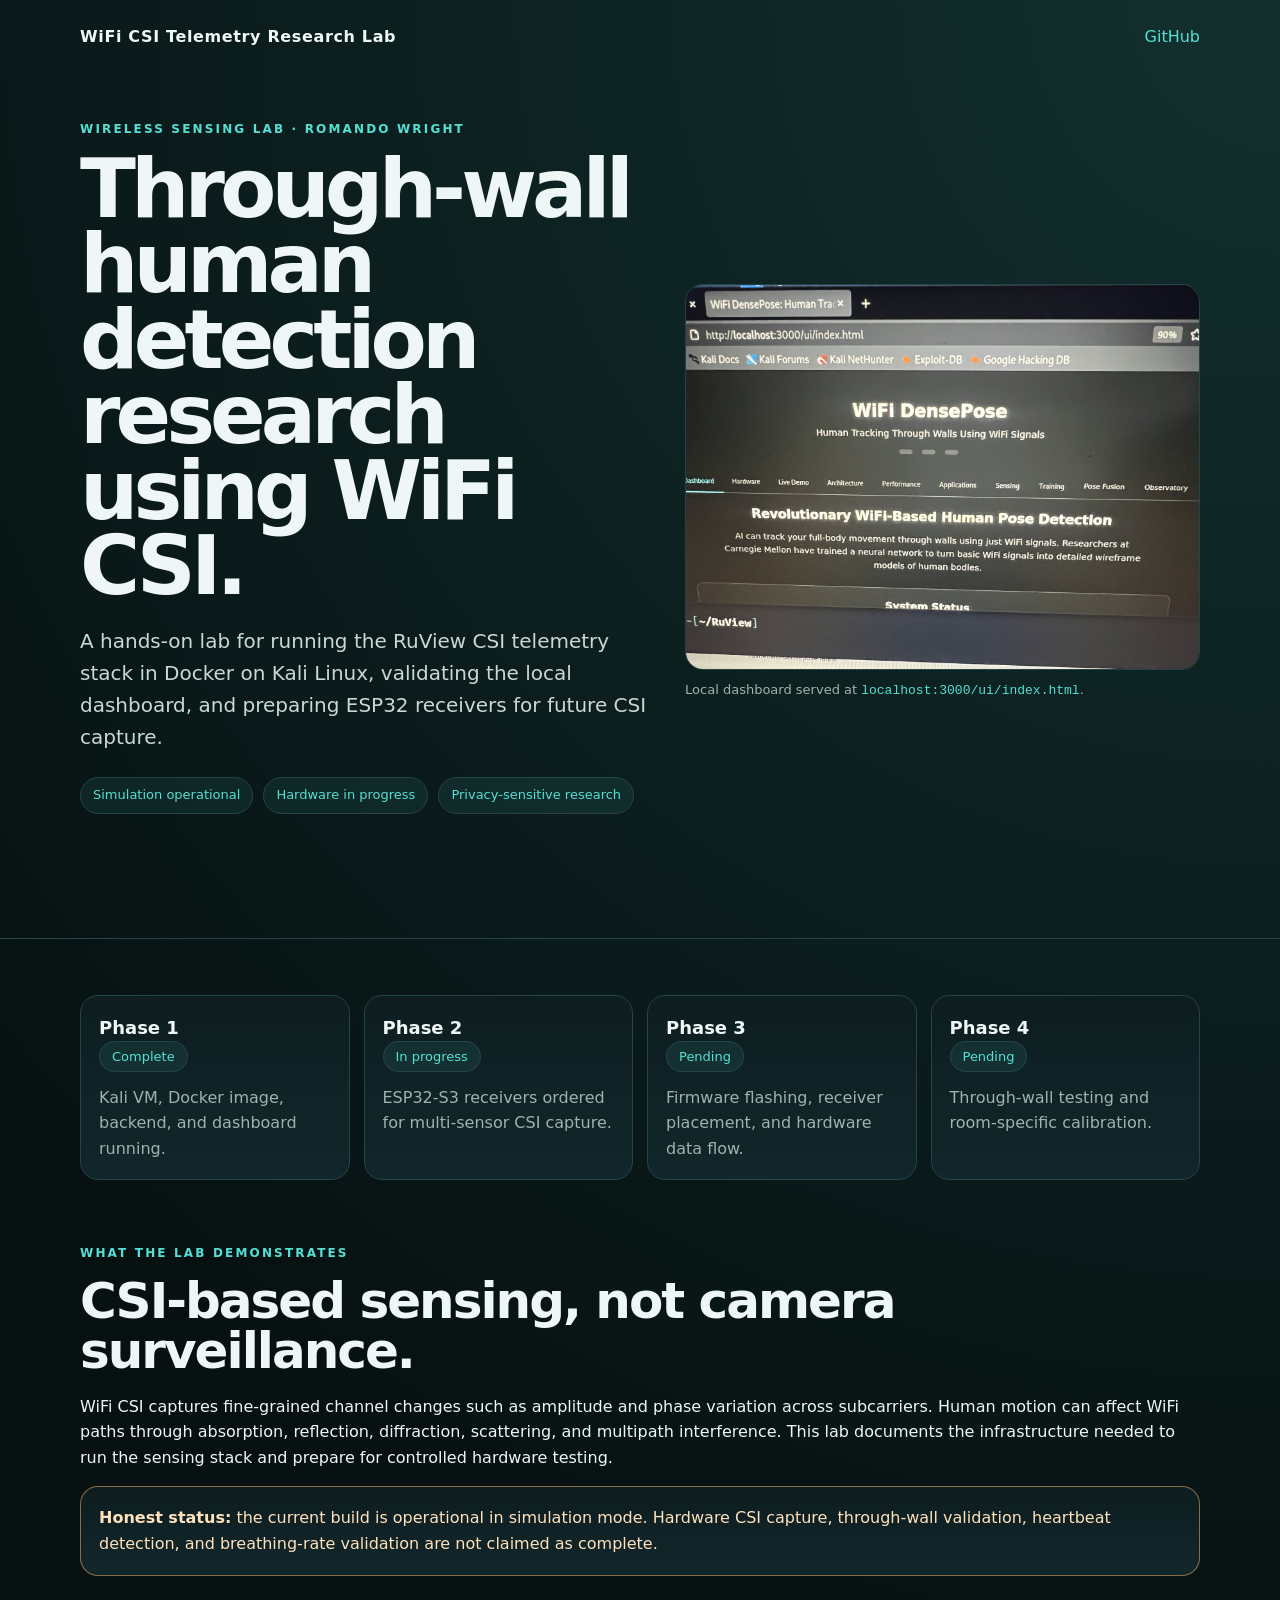
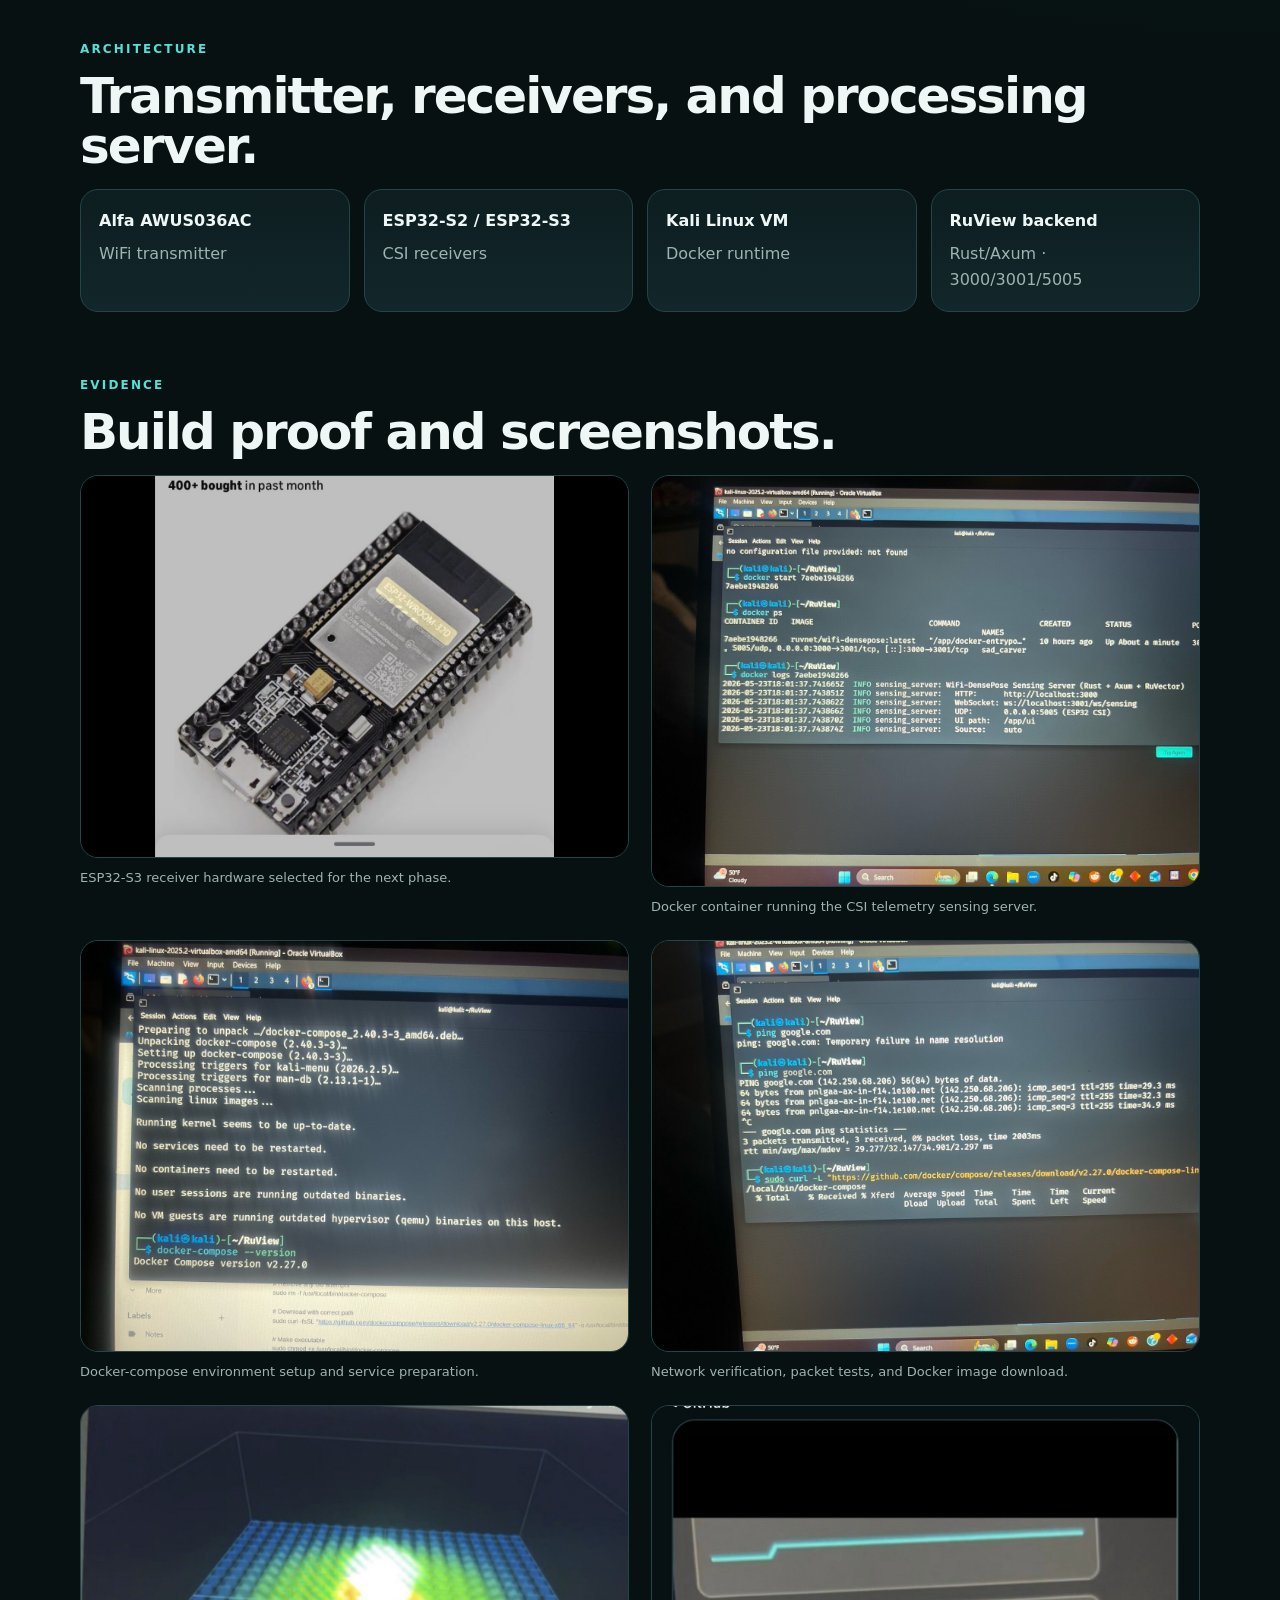
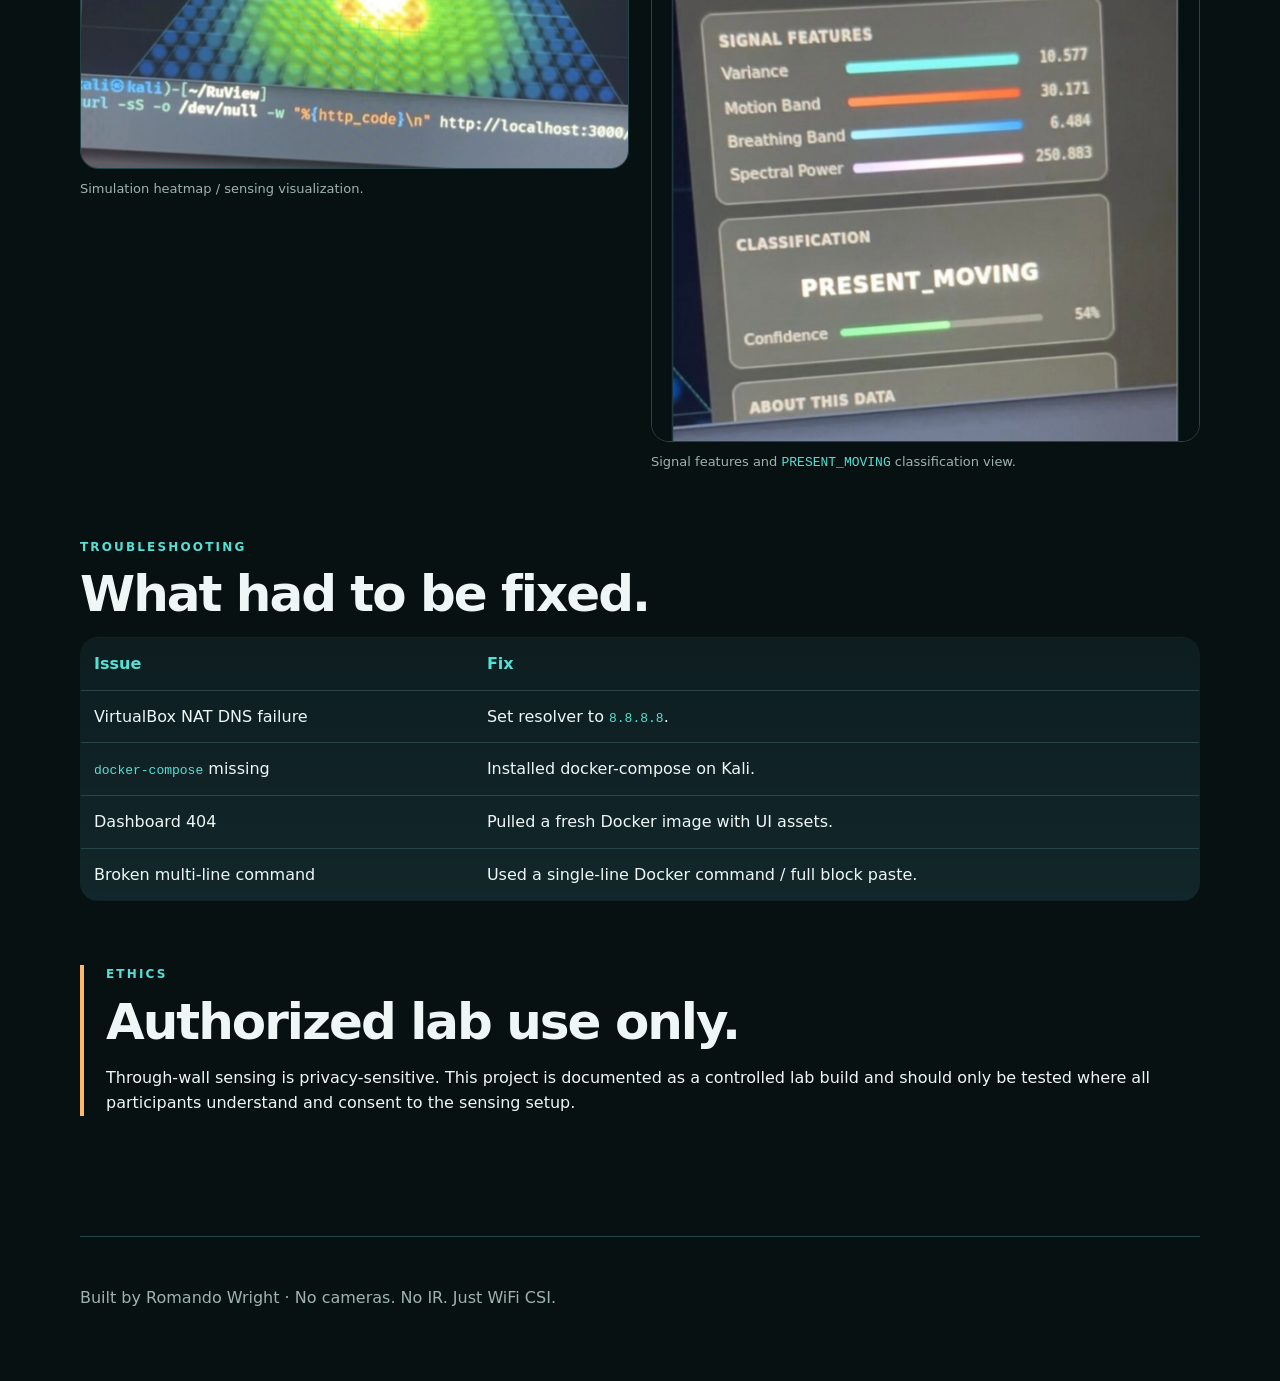
<file: WiFi-DensePose-Through-Wall-Human-Detection/site/index.html>
<!doctype html>
<html lang="en">
<head>
  <meta charset="utf-8" />
  <meta name="viewport" content="width=device-width, initial-scale=1" />
  <title>WiFi CSI Telemetry Research Lab</title>
  <meta name="description" content="WiFi CSI Telemetry Research Lab by Romando Wright using Kali Linux, Docker, ESP32 receivers, and RuView." />
  <link rel="stylesheet" href="styles.css" />
</head>
<body>
  <header class="hero">
    <nav>
      <span class="brand">WiFi CSI Telemetry Research Lab</span>
      <a href="https://github.com/mandozone/WiFi-DensePose-Through-Wall-Human-Detection">GitHub</a>
    </nav>
    <div class="hero-grid">
      <section>
        <p class="eyebrow">Wireless sensing lab · Romando Wright</p>
        <h1>Through-wall human detection research using WiFi CSI.</h1>
        <p class="lead">A hands-on lab for running the RuView CSI telemetry stack in Docker on Kali Linux, validating the local dashboard, and preparing ESP32 receivers for future CSI capture.</p>
        <div class="badges">
          <span>Simulation operational</span>
          <span>Hardware in progress</span>
          <span>Privacy-sensitive research</span>
        </div>
      </section>
      <figure>
        <img src="assets/dashboard-live.jpg" alt="WiFi CSI Telemetry Research Lab dashboard running locally" />
        <figcaption>Local dashboard served at <code>localhost:3000/ui/index.html</code>.</figcaption>
      </figure>
    </div>
  </header>

  <main>
    <section class="status cards">
      <article><strong>Phase 1</strong><span>Complete</span><p>Kali VM, Docker image, backend, and dashboard running.</p></article>
      <article><strong>Phase 2</strong><span>In progress</span><p>ESP32-S3 receivers ordered for multi-sensor CSI capture.</p></article>
      <article><strong>Phase 3</strong><span>Pending</span><p>Firmware flashing, receiver placement, and hardware data flow.</p></article>
      <article><strong>Phase 4</strong><span>Pending</span><p>Through-wall testing and room-specific calibration.</p></article>
    </section>

    <section>
      <p class="eyebrow">What the lab demonstrates</p>
      <h2>CSI-based sensing, not camera surveillance.</h2>
      <p>WiFi CSI captures fine-grained channel changes such as amplitude and phase variation across subcarriers. Human motion can affect WiFi paths through absorption, reflection, diffraction, scattering, and multipath interference. This lab documents the infrastructure needed to run the sensing stack and prepare for controlled hardware testing.</p>
      <div class="note"><strong>Honest status:</strong> the current build is operational in simulation mode. Hardware CSI capture, through-wall validation, heartbeat detection, and breathing-rate validation are not claimed as complete.</div>
    </section>

    <section>
      <p class="eyebrow">Architecture</p>
      <h2>Transmitter, receivers, and processing server.</h2>
      <div class="arch">
        <div>Alfa AWUS036AC<br><span>WiFi transmitter</span></div>
        <div>ESP32-S2 / ESP32-S3<br><span>CSI receivers</span></div>
        <div>Kali Linux VM<br><span>Docker runtime</span></div>
        <div>RuView backend<br><span>Rust/Axum · 3000/3001/5005</span></div>
      </div>
    </section>

    <section>
      <p class="eyebrow">Evidence</p>
      <h2>Build proof and screenshots.</h2>
      <div class="gallery">
        <figure><img src="assets/esp32-s3-hardware.jpg" alt="ESP32-S3 board" /><figcaption>ESP32-S3 receiver hardware selected for the next phase.</figcaption></figure>
        <figure><img src="assets/docker-running.jpg" alt="Docker container running logs" /><figcaption>Docker container running the CSI telemetry sensing server.</figcaption></figure>
        <figure><img src="assets/docker-compose-setup.jpg" alt="docker-compose setup output" /><figcaption>Docker-compose environment setup and service preparation.</figcaption></figure>
        <figure><img src="assets/network-verification.jpg" alt="curl and ping network verification" /><figcaption>Network verification, packet tests, and Docker image download.</figcaption></figure>
        <figure><img src="assets/sensing-heatmap.jpg" alt="WiFi CSI Telemetry Research Lab simulated sensing heatmap" /><figcaption>Simulation heatmap / sensing visualization.</figcaption></figure>
        <figure><img src="assets/present-moving.jpg" alt="Present moving classification output" /><figcaption>Signal features and <code>PRESENT_MOVING</code> classification view.</figcaption></figure>
      </div>
    </section>

    <section>
      <p class="eyebrow">Troubleshooting</p>
      <h2>What had to be fixed.</h2>
      <table>
        <tr><th>Issue</th><th>Fix</th></tr>
        <tr><td>VirtualBox NAT DNS failure</td><td>Set resolver to <code>8.8.8.8</code>.</td></tr>
        <tr><td><code>docker-compose</code> missing</td><td>Installed docker-compose on Kali.</td></tr>
        <tr><td>Dashboard 404</td><td>Pulled a fresh Docker image with UI assets.</td></tr>
        <tr><td>Broken multi-line command</td><td>Used a single-line Docker command / full block paste.</td></tr>
      </table>
    </section>

    <section class="ethics">
      <p class="eyebrow">Ethics</p>
      <h2>Authorized lab use only.</h2>
      <p>Through-wall sensing is privacy-sensitive. This project is documented as a controlled lab build and should only be tested where all participants understand and consent to the sensing setup.</p>
    </section>
  </main>

  <footer>
    <p>Built by Romando Wright · No cameras. No IR. Just WiFi CSI.</p>
  </footer>
</body>
</html>
</file>
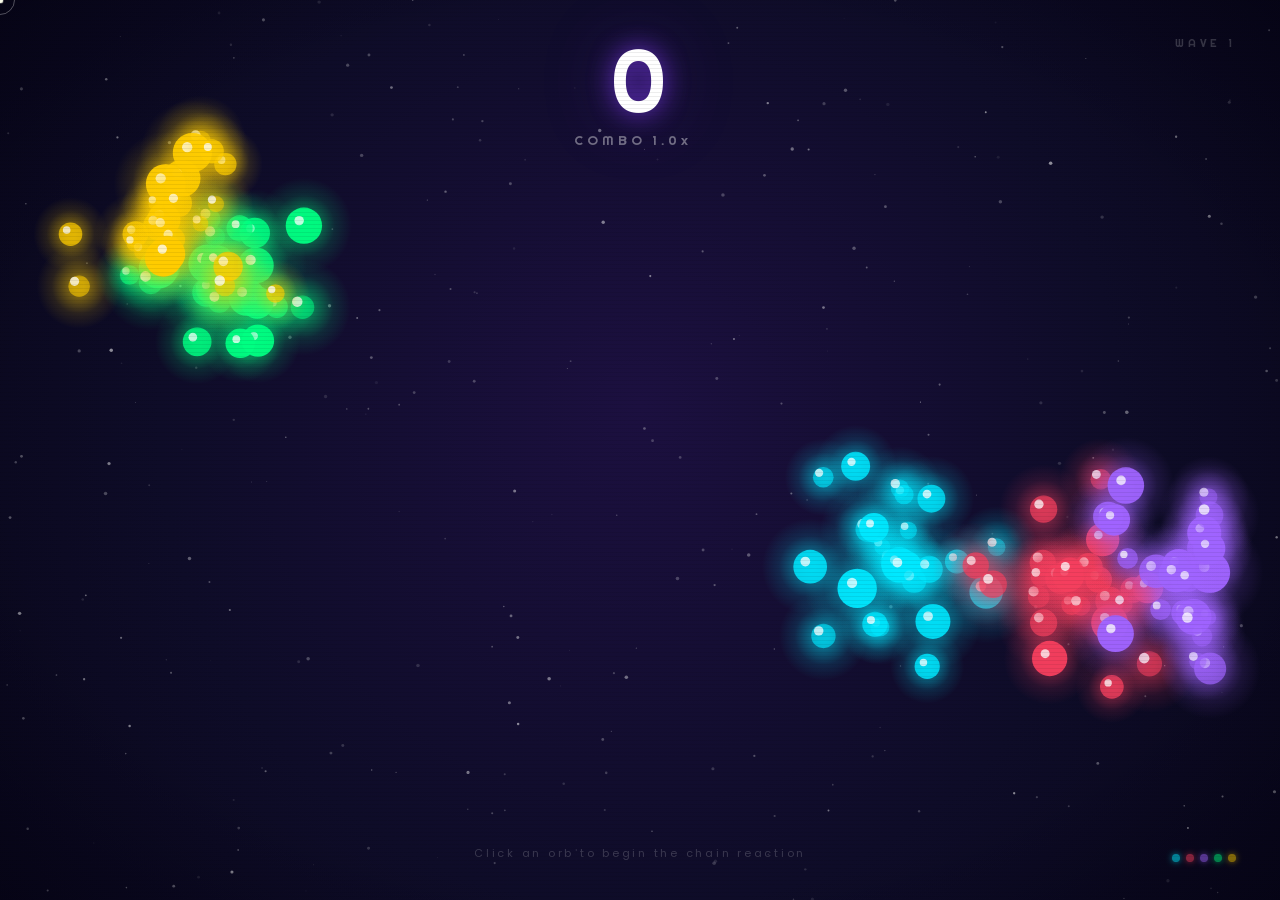
<file: collapse.html>
<!DOCTYPE html>
<html lang="en">
<head>
<meta charset="UTF-8">
<meta name="viewport" content="width=device-width,initial-scale=1">
<title>COLLAPSE</title>
<link href="https://fonts.googleapis.com/css2?family=Righteous&family=Poppins:wght@400;600&display=swap" rel="stylesheet">
<style>
*{margin:0;padding:0;box-sizing:border-box}
html,body{width:100%;height:100%;overflow:hidden;background:#08061A;cursor:none}

/* CRT scanlines */
body::before{
  content:'';
  position:fixed;inset:0;
  background:repeating-linear-gradient(
    0deg,transparent,transparent 3px,
    rgba(0,0,0,.07) 3px,rgba(0,0,0,.07) 4px
  );
  pointer-events:none;z-index:400;
}
/* Vignette */
body::after{
  content:'';
  position:fixed;inset:0;
  background:radial-gradient(ellipse 90% 90% at 50% 50%,transparent 55%,rgba(2,0,15,.75) 100%);
  pointer-events:none;z-index:401;
}

#bloom{
  position:fixed;inset:0;z-index:10;
  filter:blur(20px);opacity:.55;
  mix-blend-mode:screen;pointer-events:none;
}
#c{position:fixed;inset:0;z-index:11}

/* Flash overlay for big chains */
#flash{
  position:fixed;inset:0;z-index:350;
  pointer-events:none;opacity:0;
  transition:opacity .08s;
}

/* Custom cursor */
#cur-dot{
  position:fixed;width:7px;height:7px;
  background:#fff;border-radius:50%;
  transform:translate(-50%,-50%);
  pointer-events:none;z-index:500;
  mix-blend-mode:difference;
}
#cur-ring{
  position:fixed;width:30px;height:30px;
  border:1px solid rgba(255,255,255,.3);border-radius:50%;
  transform:translate(-50%,-50%);
  pointer-events:none;z-index:499;
  transition:width .18s ease,height .18s ease,border-color .18s;
}

/* UI */
#ui{position:fixed;inset:0;z-index:300;pointer-events:none;font-family:'Righteous',sans-serif}

#score-area{
  position:absolute;top:36px;left:50%;transform:translateX(-50%);
  text-align:center;
}
#score{
  font-size:clamp(52px,9vw,88px);
  color:#fff;letter-spacing:.04em;line-height:1;
  text-shadow:0 0 25px rgba(124,58,237,.9),0 0 70px rgba(124,58,237,.4);
  transition:transform .08s;
}
#score.pop{transform:scale(1.14) translateY(-4px)}

#meta{
  display:flex;align-items:center;justify-content:center;
  gap:14px;margin-top:8px;
}
#combo-label{
  font-size:13px;letter-spacing:.3em;
  color:rgba(255,255,255,.4);transition:color .3s,text-shadow .3s;
}
#combo-label.fire{
  color:#F43F5E;
  text-shadow:0 0 14px rgba(244,63,94,.7);
}
#chain-label{
  font-size:12px;letter-spacing:.22em;
  color:rgba(255,255,255,.2);
}

#wave-badge{
  position:absolute;top:36px;right:44px;
  font-size:11px;letter-spacing:.35em;
  color:rgba(255,255,255,.25);
}

#hint{
  position:absolute;bottom:38px;left:50%;transform:translateX(-50%);
  font-family:'Poppins',sans-serif;font-size:11px;
  letter-spacing:.25em;color:rgba(255,255,255,.18);
  white-space:nowrap;transition:opacity 1.2s;
}

/* Big announcement */
#announce{
  position:absolute;top:50%;left:50%;
  transform:translate(-50%,-50%);
  text-align:center;pointer-events:none;
  opacity:0;transition:opacity .4s;
}
#announce.show{opacity:1}
#ann-title{
  font-size:clamp(56px,13vw,130px);
  letter-spacing:.18em;
  -webkit-text-stroke:1.5px rgba(255,255,255,.5);
  color:transparent;
  text-shadow:0 0 50px rgba(124,58,237,.6),0 0 120px rgba(124,58,237,.3);
  line-height:1;
}
#ann-sub{
  font-family:'Poppins',sans-serif;
  font-size:13px;letter-spacing:.45em;
  color:rgba(255,255,255,.35);
  margin-top:12px;
}

/* Orb count bar */
#color-bar{
  position:absolute;bottom:38px;right:44px;
  display:flex;gap:6px;align-items:center;
}
.color-pip{
  width:8px;height:8px;border-radius:50%;
  transition:transform .3s,opacity .3s;
}

/* Screen shake */
@keyframes quake{
  0%  {transform:translate(0,0) rotate(0)}
  15% {transform:translate(-5px,3px) rotate(-.3deg)}
  30% {transform:translate(4px,-4px) rotate(.2deg)}
  50% {transform:translate(-3px,4px) rotate(-.2deg)}
  70% {transform:translate(3px,-2px) rotate(.15deg)}
  100%{transform:translate(0,0) rotate(0)}
}
body.shake{animation:quake .28s ease-out}
</style>
</head>
<body>

<canvas id="bloom"></canvas>
<canvas id="c"></canvas>
<div id="flash"></div>
<div id="cur-dot"></div>
<div id="cur-ring"></div>

<div id="ui">
  <div id="score-area">
    <div id="score">0</div>
    <div id="meta">
      <div id="combo-label">COMBO 1.0x</div>
      <div id="chain-label"></div>
    </div>
  </div>
  <div id="wave-badge">WAVE 1</div>
  <div id="hint">Click an orb to begin the chain reaction</div>
  <div id="color-bar"></div>
  <div id="announce">
    <div id="ann-title">COLLAPSE</div>
    <div id="ann-sub">CLICK ANY ORB TO BEGIN</div>
  </div>
</div>

<script>
'use strict';
// ═══════════════════════════════════════════════════════════════
// COLLAPSE  —  Chain-Reaction Arcade
// ═══════════════════════════════════════════════════════════════

const canvas = document.getElementById('c');
const bcanv  = document.getElementById('bloom');
const ctx    = canvas.getContext('2d');
const bctx   = bcanv.getContext('2d');
let W, H;

function resize(){
  W = canvas.width = bcanv.width  = window.innerWidth;
  H = canvas.height= bcanv.height = window.innerHeight;
  initStars();
}
window.addEventListener('resize', resize);

// ── Palette ───────────────────────────────────────────────────
const PAL = [
  {r:0,   g:232, b:255, f:262},   // Cyan   / C4
  {r:244, g:63,  b:94,  f:330},   // Rose   / E4
  {r:160, g:100, b:255, f:392},   // Violet / G4
  {r:0,   g:255, b:130, f:440},   // Lime   / A4
  {r:255, g:205, b:0,   f:523},   // Gold   / C5
];
const NUM_COLORS = PAL.length;
const rc = (p,a=1)=>`rgba(${p.r},${p.g},${p.b},${a})`;

// ── Game State ────────────────────────────────────────────────
const ORB_COUNT     = 125;
const TRIG_R        = 108;
const TRIG_R2       = TRIG_R*TRIG_R;
const EDGE          = 70;

let orbs     = [];
let parts    = [];
let arcs     = [];
let ripples  = [];
let stars    = [];

let score        = 0;
let scoreDisp    = 0;
let combo        = 1;
let comboTimer   = null;
let chainActive  = 0;    // currently in-flight orbs
let chainTotal   = 0;    // cumulative orbs in ongoing streak
let waveNum      = 1;
let transitioning= false;
let hinted       = false;
let frameN       = 0;

// ── Stars ─────────────────────────────────────────────────────
function initStars(){
  stars = Array.from({length:280},()=>({
    x:Math.random()*W, y:Math.random()*H,
    r:.4+Math.random()*1.4,
    a:.08+Math.random()*.45,
    ph:Math.random()*Math.PI*2,
    sp:.015+Math.random()*.04,
  }));
}

// ── Orb ───────────────────────────────────────────────────────
class Orb {
  constructor(x,y,ci){
    this.x   = x;
    this.y   = y;
    this.vx  = (Math.random()-.5)*.5;
    this.vy  = (Math.random()-.5)*.5;
    this.ci  = ci;            // color index
    this.r   = 13+Math.random()*6;
    this.st  = 'idle';        // idle|charging|dead
    this.ch  = 0;             // charge 0→1
    this.ph  = Math.random()*Math.PI*2;  // pulse phase
    this.alp = 0;             // fade-in
  }

  update(dt){
    this.alp = Math.min(1, this.alp + dt*1.8);
    this.ph += dt*1.8;

    if(this.st==='idle'){
      this.vx += (Math.random()-.5)*.008;
      this.vy += (Math.random()-.5)*.008;
      this.vx *= .982;
      this.vy *= .982;
      this.x  += this.vx;
      this.y  += this.vy;
      if(this.x<EDGE)     this.vx+=.08;
      if(this.x>W-EDGE)   this.vx-=.08;
      if(this.y<EDGE)     this.vy+=.08;
      if(this.y>H-EDGE)   this.vy-=.08;
    }
    if(this.st==='charging'){
      this.ch = Math.min(1, this.ch + dt*2.2);
      if(this.ch>=1) this._detonate();
    }
  }

  trigger(delay=0){
    if(this.st!=='idle') return;
    this.st='charging'; this.ch=0;
    chainActive++; chainTotal++;

    if(!hinted){
      hinted=true;
      document.getElementById('hint').style.opacity='0';
    }

    playPing(PAL[this.ci], delay*.0005);

    // Cascade to nearby same-color orbs
    orbs.forEach(o=>{
      if(o===this || o.st!=='idle' || o.ci!==this.ci) return;
      const dx=o.x-this.x, dy=o.y-this.y;
      const d2=dx*dx+dy*dy;
      if(d2<TRIG_R2){
        const d=Math.sqrt(d2);
        const pd=delay + d*1.9;
        setTimeout(()=>o.trigger(pd), pd);
        setTimeout(()=> arcs.push({
          x1:this.x,y1:this.y,x2:o.x,y2:o.y,
          ci:this.ci, a:1
        }), Math.min(pd*.25,60));
      }
    });
  }

  _detonate(){
    this.st='dead';
    chainActive--;

    // Points
    const pts = Math.round((10 + chainTotal*2) * combo);
    score += pts;
    updateScoreUI();

    // Combo
    clearTimeout(comboTimer);
    combo = Math.min(8, 1 + Math.floor(chainTotal/5)*.5);
    comboTimer = setTimeout(resetCombo, 2500);
    updateComboUI();

    // Particles
    const pal=PAL[this.ci];
    for(let i=0;i<30;i++){
      const a=Math.random()*Math.PI*2;
      const s=1.5+Math.random()*5;
      parts.push({
        x:this.x,y:this.y,
        vx:Math.cos(a)*s, vy:Math.sin(a)*s,
        ci:this.ci, a:1,
        sz:2+Math.random()*4,
        dc:.011+Math.random()*.013
      });
    }

    // Shockwave ring
    ripples.push({x:this.x,y:this.y,r:0,ci:this.ci,a:.8});

    // Screen effects for big chains
    if(chainTotal>8){
      shakeScreen();
      if(chainTotal>15) screenFlash(PAL[this.ci]);
    }

    updateColorBar();
    checkWave();
  }

  draw(){
    if(this.st==='dead') return;
    const pal=PAL[this.ci];
    const pulse=Math.sin(this.ph)*.28+.82;

    ctx.save();  bctx.save();
    ctx.globalAlpha=this.alp;
    bctx.globalAlpha=this.alp;

    if(this.st==='idle'){
      const gr=this.r*(2.2+pulse*.6);

      // Bloom layer (just solid, CSS blur handles glow)
      bctx.fillStyle=rc(pal,.65);
      bctx.beginPath();
      bctx.arc(this.x,this.y,gr,0,Math.PI*2);
      bctx.fill();

      // Main glow ring
      const g=ctx.createRadialGradient(this.x,this.y,this.r*.3,this.x,this.y,gr);
      g.addColorStop(0,rc(pal,.55));
      g.addColorStop(.6,rc(pal,.12));
      g.addColorStop(1,rc(pal,0));
      ctx.fillStyle=g;
      ctx.beginPath(); ctx.arc(this.x,this.y,gr,0,Math.PI*2); ctx.fill();

      // Orb body
      ctx.fillStyle=rc(pal,.88*pulse);
      ctx.beginPath(); ctx.arc(this.x,this.y,this.r*pulse,0,Math.PI*2); ctx.fill();

      // Specular
      ctx.fillStyle='rgba(255,255,255,.75)';
      ctx.beginPath(); ctx.arc(this.x-this.r*.28,this.y-this.r*.3,this.r*.28,0,Math.PI*2); ctx.fill();
    }

    if(this.st==='charging'){
      const c=this.ch;
      const vib=c*3;
      const jx=(Math.random()-.5)*vib, jy=(Math.random()-.5)*vib;

      // Expanding bloom
      bctx.fillStyle=rc(pal,.8);
      bctx.beginPath();
      bctx.arc(this.x,this.y,this.r*5*c+this.r,0,Math.PI*2);
      bctx.fill();

      // Outer ring
      ctx.save();
      ctx.strokeStyle=rc(pal,1-c*.4);
      ctx.lineWidth=2;
      ctx.beginPath();
      ctx.arc(this.x+jx,this.y+jy,this.r*(1+c*2.5),0,Math.PI*2);
      ctx.stroke();
      ctx.restore();

      // Second ring
      ctx.save();
      ctx.strokeStyle=rc(pal,(1-c)*.5);
      ctx.lineWidth=1;
      ctx.beginPath();
      ctx.arc(this.x,this.y,this.r*(1+c*4),0,Math.PI*2);
      ctx.stroke();
      ctx.restore();

      // Core → white hot
      const tr=pal.r+(255-pal.r)*c, tg=pal.g+(255-pal.g)*c, tb=pal.b+(255-pal.b)*c;
      ctx.fillStyle=`rgba(${tr|0},${tg|0},${tb|0},1)`;
      ctx.beginPath();
      ctx.arc(this.x+jx,this.y+jy,this.r*(1+c*.4),0,Math.PI*2);
      ctx.fill();

      // Specular flash
      ctx.fillStyle=`rgba(255,255,255,${c*.9})`;
      ctx.beginPath();
      ctx.arc(this.x+jx,this.y+jy,this.r*.55,0,Math.PI*2);
      ctx.fill();
    }

    ctx.restore(); bctx.restore();
  }

  hit(mx,my){
    if(this.st!=='idle') return false;
    const dx=mx-this.x, dy=my-this.y;
    return dx*dx+dy*dy<(this.r+12)*(this.r+12);
  }
}

// ── Spawn Orbs ────────────────────────────────────────────────
function spawnOrbs(wave){
  orbs=[]; parts=[]; arcs=[]; ripples=[];
  chainActive=0;

  const spread = 100 + wave*18;
  const perColor = Math.ceil(ORB_COUNT/NUM_COLORS);

  for(let ci=0;ci<NUM_COLORS;ci++){
    const cx=EDGE+Math.random()*(W-EDGE*2);
    const cy=EDGE+Math.random()*(H-EDGE*2);
    for(let j=0;j<perColor;j++){
      const a=Math.random()*Math.PI*2;
      const r=Math.random()*spread;
      orbs.push(new Orb(
        Math.max(EDGE,Math.min(W-EDGE, cx+Math.cos(a)*r)),
        Math.max(EDGE,Math.min(H-EDGE, cy+Math.sin(a)*r)),
        ci
      ));
    }
  }
  updateColorBar();
}

// ── Wave / Score ──────────────────────────────────────────────
function checkWave(){
  if(transitioning) return;
  if(orbs.every(o=>o.st==='dead')){
    transitioning=true;
    setTimeout(()=>{
      waveNum++;
      score += waveNum*800;
      updateScoreUI();
      announce('WAVE '+waveNum,'CHAIN REACTION ONLINE');
      document.getElementById('wave-badge').textContent='WAVE '+waveNum;
      setTimeout(()=>{
        spawnOrbs(waveNum);
        transitioning=false;
      },1800);
    },1200);
  }
}

function resetCombo(){
  combo=1; chainTotal=0;
  updateComboUI();
}

function updateScoreUI(){
  const el=document.getElementById('score');
  el.classList.remove('pop');
  void el.offsetWidth;
  el.classList.add('pop');
  setTimeout(()=>el.classList.remove('pop'),120);
}

function updateComboUI(){
  const cl=document.getElementById('combo-label');
  cl.textContent=`COMBO ${combo.toFixed(1)}x`;
  cl.classList.toggle('fire', combo>=2.5);
  const ch=document.getElementById('chain-label');
  ch.textContent=chainTotal>0?`· ${chainTotal} CHAIN`:'';
}

function updateColorBar(){
  const bar=document.getElementById('color-bar');
  bar.innerHTML='';
  PAL.forEach((p,ci)=>{
    const rem=orbs.filter(o=>o.ci===ci&&o.st!=='dead').length;
    const pip=document.createElement('div');
    pip.className='color-pip';
    pip.style.background=`rgb(${p.r},${p.g},${p.b})`;
    pip.style.opacity=rem>0?'0.7':'0.15';
    pip.style.transform=rem>0?'scale(1)':'scale(0.6)';
    pip.style.boxShadow=rem>0?`0 0 6px rgb(${p.r},${p.g},${p.b})`:'none';
    bar.appendChild(pip);
  });
}

// ── Announce ──────────────────────────────────────────────────
function announce(title,sub){
  const el=document.getElementById('announce');
  document.getElementById('ann-title').textContent=title;
  document.getElementById('ann-sub').textContent=sub;
  el.classList.add('show');
  setTimeout(()=>el.classList.remove('show'),1600);
}

// ── FX ────────────────────────────────────────────────────────
function shakeScreen(){
  document.body.classList.remove('shake');
  void document.body.offsetWidth;
  document.body.classList.add('shake');
}

function screenFlash(pal){
  const f=document.getElementById('flash');
  f.style.background=`radial-gradient(circle at 50% 50%, rgba(${pal.r},${pal.g},${pal.b},.22) 0%, transparent 70%)`;
  f.style.opacity='1';
  setTimeout(()=>f.style.opacity='0',120);
}

// ── Draw Arcs ─────────────────────────────────────────────────
function drawArc(arc){
  const pal=PAL[arc.ci];
  const segs=8;
  const ddx=(arc.x2-arc.x1)/segs;
  const ddy=(arc.y2-arc.y1)/segs;
  const dlen=Math.sqrt(ddx*ddx+ddy*ddy)||1;
  const nx=-ddy/dlen, ny=ddx/dlen;

  ctx.save();
  ctx.globalAlpha=arc.a;
  ctx.strokeStyle=rc(pal,1);
  ctx.lineWidth=1.5;
  ctx.shadowBlur=10; ctx.shadowColor=rc(pal,.9);
  ctx.beginPath();
  ctx.moveTo(arc.x1,arc.y1);
  for(let i=1;i<segs;i++){
    const t=i/segs;
    const jitter=(Math.random()-.5)*14*(1-Math.abs(t-.5)*1.8);
    ctx.lineTo(arc.x1+ddx*i+nx*jitter, arc.y1+ddy*i+ny*jitter);
  }
  ctx.lineTo(arc.x2,arc.y2);
  ctx.stroke();
  ctx.restore();
}

// ── Main Loop ─────────────────────────────────────────────────
let lastTs=0;
let T=0;

function frame(ts){
  const dt=Math.min((ts-lastTs)/16.67,3);
  lastTs=ts; T=ts*.001; frameN++;

  // Lerp score display
  scoreDisp+=(score-scoreDisp)*.14;
  document.getElementById('score').firstChild.nodeValue='';
  document.getElementById('score').textContent=Math.round(scoreDisp).toLocaleString();

  // Clear both canvases
  ctx.clearRect(0,0,W,H);
  bctx.clearRect(0,0,W,H);

  // Background
  const bg=ctx.createRadialGradient(W*.5,H*.45,0,W*.5,H*.5,Math.max(W,H)*.75);
  bg.addColorStop(0,'#1C1040');
  bg.addColorStop(.5,'#0E0C28');
  bg.addColorStop(1,'#050312');
  ctx.fillStyle=bg; ctx.fillRect(0,0,W,H);

  // Stars
  ctx.save();
  stars.forEach(s=>{
    const tw=Math.sin(T*s.sp+s.ph)*.25+.85;
    ctx.globalAlpha=s.a*tw;
    ctx.fillStyle='#fff';
    ctx.beginPath(); ctx.arc(s.x,s.y,s.r,0,Math.PI*2); ctx.fill();
  });
  ctx.restore();

  // Arcs
  for(let i=arcs.length-1;i>=0;i--){
    drawArc(arcs[i]);
    arcs[i].a-=.04;
    if(arcs[i].a<=0) arcs.splice(i,1);
  }

  // Ripple rings
  for(let i=ripples.length-1;i>=0;i--){
    const rp=ripples[i];
    rp.r+=5; rp.a-=.035;
    if(rp.a<=0){ripples.splice(i,1);continue;}
    const pal=PAL[rp.ci];
    ctx.save();
    ctx.globalAlpha=rp.a;
    ctx.strokeStyle=rc(pal,1);
    ctx.lineWidth=1.5;
    ctx.beginPath(); ctx.arc(rp.x,rp.y,rp.r,0,Math.PI*2); ctx.stroke();
    ctx.restore();
  }

  // Orbs: idle behind, charging on top
  orbs.forEach(o=>{ if(o.st==='idle') o.update(dt); });
  orbs.forEach(o=>{ if(o.st==='charging') o.update(dt); });
  orbs.forEach(o=>{ if(o.st==='idle') o.draw(); });
  orbs.forEach(o=>{ if(o.st==='charging') o.draw(); });

  // Particles
  for(let i=parts.length-1;i>=0;i--){
    const p=parts[i];
    p.x+=p.vx; p.y+=p.vy;
    p.vx*=.97; p.vy*=.97;
    p.a-=p.dc;
    if(p.a<=0){parts.splice(i,1);continue;}
    const pal=PAL[p.ci];
    ctx.save();
    ctx.globalAlpha=p.a;
    ctx.fillStyle=rc(pal,1);
    ctx.beginPath(); ctx.arc(p.x,p.y,p.sz,0,Math.PI*2); ctx.fill();
    ctx.restore();
    bctx.save();
    bctx.globalAlpha=p.a*.6;
    bctx.fillStyle=rc(pal,1);
    bctx.beginPath(); bctx.arc(p.x,p.y,p.sz*2.5,0,Math.PI*2); bctx.fill();
    bctx.restore();
  }

  requestAnimationFrame(frame);
}

// ── Cursor ────────────────────────────────────────────────────
const cdot  = document.getElementById('cur-dot');
const cring = document.getElementById('cur-ring');
let mx=W/2, my=H/2;

window.addEventListener('mousemove', e=>{
  mx=e.clientX; my=e.clientY;
  cdot.style.left=mx+'px';  cdot.style.top=my+'px';
  cring.style.left=mx+'px'; cring.style.top=my+'px';
  const over=orbs.some(o=>o.hit(mx,my));
  cring.style.width =over?'48px':'30px';
  cring.style.height=over?'48px':'30px';
  cring.style.borderColor=over?'rgba(255,255,255,.6)':'rgba(255,255,255,.3)';
});

window.addEventListener('click',e=>{
  initAudio();
  const hit=orbs.find(o=>o.hit(e.clientX,e.clientY));
  if(hit){
    hit.trigger();
  } else {
    // Miss ripple
    ripples.push({x:e.clientX,y:e.clientY,r:0,ci:0,a:.25});
  }
});

window.addEventListener('touchstart',e=>{
  initAudio();
  e.preventDefault();
  const t=e.touches[0];
  const hit=orbs.find(o=>o.hit(t.clientX,t.clientY));
  if(hit) hit.trigger();
},{passive:false});

// ── Audio ─────────────────────────────────────────────────────
let audioCtx=null;

function initAudio(){
  if(audioCtx) return;
  audioCtx=new(window.AudioContext||window.webkitAudioContext)();
}

function playPing(pal, offset=0){
  if(!audioCtx) return;
  const t0=audioCtx.currentTime+offset;
  const osc=audioCtx.createOscillator();
  const gain=audioCtx.createGain();
  const filt=audioCtx.createBiquadFilter();
  filt.type='bandpass';
  filt.frequency.setValueAtTime(pal.f, t0);
  filt.Q.setValueAtTime(3,t0);
  osc.type='sine';
  osc.frequency.setValueAtTime(pal.f,t0);
  osc.frequency.exponentialRampToValueAtTime(pal.f*1.6,t0+.2);
  gain.gain.setValueAtTime(0,t0);
  gain.gain.linearRampToValueAtTime(.14,t0+.025);
  gain.gain.exponentialRampToValueAtTime(.001,t0+.55);
  osc.connect(filt); filt.connect(gain); gain.connect(audioCtx.destination);
  osc.start(t0); osc.stop(t0+.6);
}

// ── Boot ──────────────────────────────────────────────────────
resize();
spawnOrbs(1);
announce('COLLAPSE','CLICK ANY ORB TO BEGIN');
requestAnimationFrame(frame);
</script>
</body>
</html>
</file>
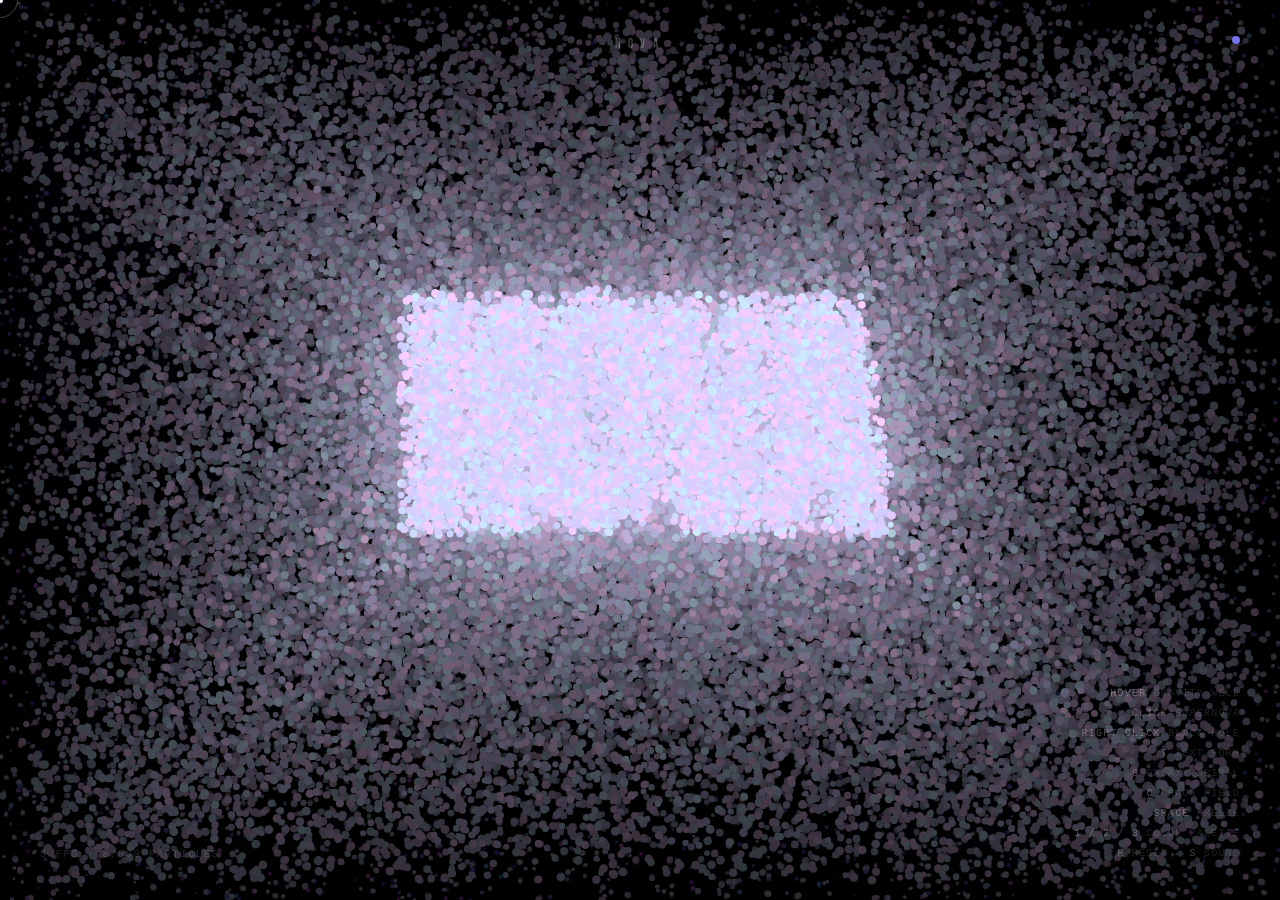
<file: demo.html>
<!DOCTYPE html>
<html lang="en">
<head>
<meta charset="UTF-8">
<meta name="viewport" content="width=device-width,initial-scale=1">
<title>NOVA — Particle Cosmos</title>
<link rel="preconnect" href="https://fonts.googleapis.com">
<link href="https://fonts.googleapis.com/css2?family=Bebas+Neue&display=swap" rel="stylesheet">
<style>
*{margin:0;padding:0;box-sizing:border-box}
html,body{width:100%;height:100%;background:#000;overflow:hidden;cursor:none}

#nebula{
  position:fixed;inset:0;z-index:0;
  background:
    radial-gradient(ellipse 70% 50% at 20% 30%, rgba(60,0,120,.35) 0%,transparent 65%),
    radial-gradient(ellipse 50% 70% at 80% 70%, rgba(0,60,140,.25) 0%,transparent 65%),
    radial-gradient(ellipse 60% 40% at 50% 10%, rgba(100,20,0,.18) 0%,transparent 70%),
    radial-gradient(ellipse 40% 50% at 10% 80%, rgba(0,80,80,.15) 0%,transparent 60%);
  animation:nebulaShift 25s ease-in-out infinite alternate;
}
@keyframes nebulaShift{
  0%  {opacity:.6;filter:hue-rotate(0deg) saturate(1)}
  100%{opacity:.9;filter:hue-rotate(40deg) saturate(1.3)}
}

canvas{position:fixed;inset:0;z-index:1}
#bloom{
  position:fixed;inset:0;z-index:2;
  filter:blur(14px);
  opacity:.45;
  mix-blend-mode:screen;
  pointer-events:none;
}
#main{z-index:3}

#dot{
  position:fixed;width:6px;height:6px;
  background:#fff;border-radius:50%;
  pointer-events:none;z-index:100;
  transform:translate(-50%,-50%);
  transition:transform .08s,opacity .2s;
}
#ring{
  position:fixed;
  width:36px;height:36px;
  border:1.5px solid rgba(255,255,255,.25);
  border-radius:50%;
  pointer-events:none;z-index:99;
  transform:translate(-50%,-50%);
  transition:width .2s ease,height .2s ease,transform .18s ease-out,opacity .3s;
}

#ui{position:fixed;inset:0;z-index:50;pointer-events:none}

#mode{
  position:absolute;top:36px;left:50%;transform:translateX(-50%);
  font-family:'Bebas Neue',sans-serif;
  font-size:13px;letter-spacing:.55em;
  color:rgba(255,255,255,.25);
  text-transform:uppercase;
  transition:opacity .6s,color .6s;
}

#info{
  position:absolute;bottom:36px;left:40px;
  font-family:'Courier New',monospace;
  font-size:10px;color:rgba(255,255,255,.15);
  letter-spacing:.18em;line-height:1.8;
}

#keys{
  position:absolute;bottom:36px;right:40px;
  font-family:'Courier New',monospace;
  font-size:10px;color:rgba(255,255,255,.12);
  letter-spacing:.12em;line-height:2;
  text-align:right;
}
#keys span{color:rgba(255,255,255,.28)}

#palette-dot{
  position:absolute;top:36px;right:40px;
  width:8px;height:8px;border-radius:50%;
  background:hsl(240,80%,70%);
  transition:background .6s;
}

.flash{
  position:fixed;inset:0;
  background:radial-gradient(circle at var(--fx) var(--fy), rgba(255,255,255,.18) 0%, transparent 60%);
  pointer-events:none;z-index:200;
  animation:flashOut .5s ease-out forwards;
}
@keyframes flashOut{to{opacity:0}}
</style>
</head>
<body>

<div id="nebula"></div>
<canvas id="bloom"></canvas>
<canvas id="main"></canvas>
<div id="dot"></div>
<div id="ring"></div>

<div id="ui">
  <div id="mode">DRIFT</div>
  <div id="palette-dot"></div>
  <div id="info">60 FPS · 8000 PARTICLES</div>
  <div id="keys">
    <span>HOVER</span> GRAVITY WELL<br>
    <span>CLICK</span> SUPERNOVA<br>
    <span>RIGHT CLICK</span> BLACK HOLE<br>
    <span>T</span> TEXT FORM<br>
    <span>G</span> GALAXY SPIRAL<br>
    <span>C</span> CHAOS FIELD<br>
    <span>SPACE</span> FREEZE<br>
    <span>1 / 2 / 3</span> COLOR PALETTE<br>
    <span>R</span> RESET &nbsp; <span>S</span> SOUND
  </div>
</div>

<script>
// ═══════════════════════════════════════════════════════════
// NOVA — Interactive Particle Cosmos
// ═══════════════════════════════════════════════════════════

const mainC  = document.getElementById('main');
const bloomC = document.getElementById('bloom');
const mc     = mainC.getContext('2d');
const bc     = bloomC.getContext('2d');
const dot    = document.getElementById('dot');
const ring   = document.getElementById('ring');
const modeEl = document.getElementById('mode');
const infoEl = document.getElementById('info');
const pdot   = document.getElementById('palette-dot');

let W, H;
function resize(){
  W = mainC.width = bloomC.width  = window.innerWidth;
  H = mainC.height= bloomC.height = window.innerHeight;
  buildTextPixels();
}
window.addEventListener('resize', resize);

// ── Palettes ──────────────────────────────────────────────
const PALETTES = [
  { name:'NEBULA',  hMin:200, hMax:300, base:'hsl(240,80%,70%)' },
  { name:'INFERNO', hMin:0,   hMax:60,  base:'hsl(20,90%,60%)'  },
  { name:'VENOM',   hMin:80,  hMax:160, base:'hsl(120,80%,55%)' },
];
let palIdx = 0;
let PAL = PALETTES[0];

function setPalette(i){
  palIdx = i;
  PAL = PALETTES[i];
  pdot.style.background = PAL.base;
  // Re-randomize hues
  for(let i=0;i<N;i++){
    hue[i] = PAL.hMin + Math.random()*(PAL.hMax-PAL.hMin);
  }
  modeEl.textContent = 'PALETTE: ' + PAL.name;
  setTimeout(()=>{ modeEl.textContent = currentMode.toUpperCase(); }, 1500);
}

// ── Particle data (typed arrays) ──────────────────────────
const N   = 8000;
const px  = new Float32Array(N);
const py  = new Float32Array(N);
const vx  = new Float32Array(N);
const vy  = new Float32Array(N);
const hue = new Float32Array(N);
const spd = new Float32Array(N);
const sz  = new Float32Array(N);

// Text mode targets
const tx_ = new Float32Array(N);
const ty_ = new Float32Array(N);
let textPixels = [];

// ── Init ──────────────────────────────────────────────────
function init(scatter){
  for(let i=0;i<N;i++) resetP(i, scatter);
}

function resetP(i, scatter){
  if(scatter){
    px[i] = Math.random()*W;
    py[i] = Math.random()*H;
  } else {
    const a = Math.random()*Math.PI*2;
    const r = Math.random()*80;
    px[i] = W/2 + Math.cos(a)*r;
    py[i] = H/2 + Math.sin(a)*r;
  }
  const a = Math.random()*Math.PI*2;
  const s = .05 + Math.random()*.4;
  vx[i] = Math.cos(a)*s;
  vy[i] = Math.sin(a)*s;
  hue[i] = PAL.hMin + Math.random()*(PAL.hMax-PAL.hMin);
  sz[i]  = .4 + Math.random()*1.6;
}

// ── Text pixel sampling ───────────────────────────────────
function buildTextPixels(){
  if(!W||!H) return;
  const oc  = document.createElement('canvas');
  oc.width  = W; oc.height = H;
  const ctx = oc.getContext('2d');
  ctx.clearRect(0,0,W,H);
  const fsize = Math.min(H*.32, W*.28);
  ctx.font = `900 ${fsize}px 'Bebas Neue',Impact,sans-serif`;
  ctx.textAlign    = 'center';
  ctx.textBaseline = 'middle';
  ctx.fillStyle    = '#fff';
  ctx.fillText('NOVA', W/2, H/2);
  const d = ctx.getImageData(0,0,W,H).data;
  textPixels = [];
  const step = 5;
  for(let y=0;y<H;y+=step)
    for(let x=0;x<W;x+=step)
      if(d[(y*W+x)*4+3]>60) textPixels.push(x,y);

  // Assign targets
  const tl = textPixels.length/2;
  if(tl>0){
    for(let i=0;i<N;i++){
      const j = Math.floor(Math.random()*tl)*2;
      tx_[i] = textPixels[j];
      ty_[i] = textPixels[j+1];
    }
  }
}

// ── State ─────────────────────────────────────────────────
let currentMode = 'drift'; // drift | text | galaxy | chaos | frozen
let mouseOn = false;
let rmx=0, rmy=0, smx=0, smy=0;
let t = 0;
let rings = [];
let frameN = 0;
let lastFpsT = performance.now();
let fpsCount = 0;
let fpsVal = 60;

// ── Cursor ────────────────────────────────────────────────
window.addEventListener('mousemove', e=>{
  rmx = e.clientX; rmy = e.clientY;
  dot.style.left = rmx+'px'; dot.style.top = rmy+'px';
  ring.style.left= rmx+'px'; ring.style.top= rmy+'px';
  mouseOn = true;
});
window.addEventListener('mouseleave',()=>{ mouseOn=false; });

// ── Click = supernova ─────────────────────────────────────
window.addEventListener('click', e=>{
  if(e.button!==0) return;
  nova(e.clientX, e.clientY);
});

// ── Right click = black hole ──────────────────────────────
window.addEventListener('contextmenu', e=>{
  e.preventDefault();
  hole(e.clientX, e.clientY);
});

function nova(cx, cy){
  const div = document.createElement('div');
  div.className='flash';
  div.style.setProperty('--fx', cx+'px');
  div.style.setProperty('--fy', cy+'px');
  document.body.appendChild(div);
  setTimeout(()=>div.remove(), 600);

  for(let i=0;i<N;i++){
    const dx = px[i]-cx, dy = py[i]-cy;
    const d  = Math.sqrt(dx*dx+dy*dy)+1;
    const f  = Math.min(400/d, 28) * Math.exp(-d/350);
    vx[i] += (dx/d)*f;
    vy[i] += (dy/d)*f;
    hue[i] = PAL.hMin + Math.random()*(PAL.hMax-PAL.hMin);
  }
  rings.push({x:cx,y:cy,r:0,a:1,collapse:false});
  if(soundOn) sndNova(cx/W);
}

function hole(cx, cy){
  for(let i=0;i<N;i++){
    const dx = cx-px[i], dy = cy-py[i];
    const d  = Math.sqrt(dx*dx+dy*dy)+1;
    if(d<25){ resetP(i,false); continue; }
    const f = Math.min(6000/(d*d), 30);
    vx[i] += (dx/d)*f*.016;
    vy[i] += (dy/d)*f*.016;
  }
  rings.push({x:cx,y:cy,r:120,a:1,collapse:true});
}

// ── Keyboard ──────────────────────────────────────────────
function setMode(m, label){
  currentMode = m;
  modeEl.textContent = label;
}

window.addEventListener('keydown', e=>{
  switch(e.code){
    case 'Space':
      e.preventDefault();
      if(currentMode==='frozen') setMode('drift','DRIFT');
      else                       setMode('frozen','FROZEN');
      break;
    case 'KeyT':
      if(currentMode==='text') setMode('drift','DRIFT');
      else                     setMode('text','TEXT FORM');
      break;
    case 'KeyG':
      if(currentMode==='galaxy') setMode('drift','DRIFT');
      else                       setMode('galaxy','GALAXY SPIRAL');
      break;
    case 'KeyC':
      if(currentMode==='chaos') setMode('drift','DRIFT');
      else                      setMode('chaos','CHAOS FIELD');
      break;
    case 'KeyR':
      init(true); setMode('drift','DRIFT');
      break;
    case 'KeyS':
      soundOn=!soundOn;
      if(soundOn) initAudio();
      else stopDrone();
      break;
    case 'Digit1': setPalette(0); break;
    case 'Digit2': setPalette(1); break;
    case 'Digit3': setPalette(2); break;
  }
});

// ── Physics ───────────────────────────────────────────────
function update(dt){
  if(currentMode==='frozen') return;
  t += dt * .016;

  smx += (rmx-smx)*.1;
  smy += (rmy-smy)*.1;

  const cx=W/2, cy=H/2;

  for(let i=0;i<N;i++){
    // Mode forces
    switch(currentMode){
      case 'text':{
        const ex=tx_[i]-px[i], ey=ty_[i]-py[i];
        vx[i] += ex*.055;
        vy[i] += ey*.055;
        vx[i] *= .82;
        vy[i] *= .82;
        break;
      }
      case 'galaxy':{
        const dx=cx-px[i], dy=cy-py[i];
        const d=Math.sqrt(dx*dx+dy*dy)+1;
        vx[i] += (dx/d)*.1 + (-dy/d)*.07;
        vy[i] += (dy/d)*.1 + (dx/d)*.07;
        break;
      }
      case 'chaos':{
        const nx=px[i]*.0025+t*.4, ny=py[i]*.0025+t*.4;
        const a=(Math.sin(nx)*Math.cos(ny)+Math.sin(nx*2.1+1.5)*.5)*Math.PI*2;
        vx[i] += Math.cos(a)*.18;
        vy[i] += Math.sin(a)*.18;
        break;
      }
      case 'drift':{
        vx[i] += (Math.random()-.5)*.018;
        vy[i] += (Math.random()-.5)*.018;
        break;
      }
    }

    // Mouse gravity well
    if(mouseOn && currentMode!=='text'){
      const dx=smx-px[i], dy=smy-py[i];
      const d2=dx*dx+dy*dy, d=Math.sqrt(d2)+1;
      if(d<450){
        const inner = d<120;
        const f = inner ? -5/d : Math.min(2200/d2, 6);
        vx[i] += (dx/d)*f*.016;
        vy[i] += (dy/d)*f*.016;
      }
    }

    // Damping
    const damp = currentMode==='text' ? 1 : (currentMode==='chaos' ? .975 : .992);
    vx[i] *= damp;
    vy[i] *= damp;

    // Integrate
    px[i] += vx[i];
    py[i] += vy[i];

    // Speed + hue shift
    spd[i] = Math.sqrt(vx[i]*vx[i]+vy[i]*vy[i]);
    if(currentMode!=='text'){
      hue[i] += spd[i]*4 - .05;
      const range = PAL.hMax-PAL.hMin;
      hue[i] = PAL.hMin + ((hue[i]-PAL.hMin+range*3) % range);
    }

    // Wrap
    if(px[i]<-12) px[i]=W+12;
    else if(px[i]>W+12) px[i]=-12;
    if(py[i]<-12) py[i]=H+12;
    else if(py[i]>H+12) py[i]=-12;
  }

  // Ring update
  for(let i=rings.length-1;i>=0;i--){
    const r=rings[i];
    r.a -= r.collapse ? .05 : .01;
    r.r += r.collapse ? -12 : 18;
    if(r.a<=0 || (r.collapse&&r.r<0)) rings.splice(i,1);
  }
}

// ── Draw ──────────────────────────────────────────────────
function draw(){
  // Trail fade
  mc.fillStyle='rgba(0,0,0,.15)';
  mc.fillRect(0,0,W,H);
  bc.fillStyle='rgba(0,0,0,.2)';
  bc.fillRect(0,0,W,H);

  // Particles
  for(let i=0;i<N;i++){
    const s = spd[i];
    const sat  = 55 + Math.min(s*200, 40);
    const lum  = 38 + Math.min(s*250, 52);
    const alp  = .55 + Math.min(s*4, .45);
    const r    = sz[i] + Math.min(s*3, 2.5);
    const h    = hue[i];

    mc.fillStyle=`hsla(${h},${sat}%,${lum}%,${alp})`;
    mc.beginPath();
    mc.arc(px[i], py[i], r, 0, 6.283);
    mc.fill();

    if(s>.3 || r>1.8){
      bc.fillStyle=`hsla(${h},80%,85%,${alp*.55})`;
      bc.beginPath();
      bc.arc(px[i], py[i], r*2, 0, 6.283);
      bc.fill();
    }
  }

  // Constellation lines (sparse, drift/frozen only)
  if(currentMode==='drift'||currentMode==='frozen'){
    const STEP=8, THR=75, THR2=THR*THR;
    mc.lineWidth=.25;
    for(let i=0;i<N;i+=STEP){
      for(let j=i+STEP;j<Math.min(i+STEP*10,N);j+=STEP){
        const dx=px[j]-px[i], dy=py[j]-py[i];
        const d2=dx*dx+dy*dy;
        if(d2<THR2){
          const a=(1-Math.sqrt(d2)/THR)*.12;
          mc.strokeStyle=`rgba(180,160,255,${a})`;
          mc.beginPath();
          mc.moveTo(px[i],py[i]);
          mc.lineTo(px[j],py[j]);
          mc.stroke();
        }
      }
    }
  }

  // Rings
  for(const r of rings){
    mc.strokeStyle=r.collapse
      ? `rgba(120,180,255,${r.a})`
      : `rgba(255,255,255,${r.a})`;
    mc.lineWidth=r.collapse?1:1.8;
    mc.beginPath();
    mc.arc(r.x,r.y,Math.abs(r.r),0,6.283);
    mc.stroke();
  }

  // Mouse glow
  if(mouseOn){
    const g=mc.createRadialGradient(smx,smy,0,smx,smy,120);
    g.addColorStop(0,`hsla(${PAL.hMin+60},80%,70%,.06)`);
    g.addColorStop(1,'rgba(0,0,0,0)');
    mc.fillStyle=g;
    mc.fillRect(smx-120,smy-120,240,240);
  }

  // Cursor ring expand on mode
  if(mouseOn){
    const bigRing = currentMode==='frozen';
    ring.style.width  = (bigRing?60:36)+'px';
    ring.style.height = (bigRing?60:36)+'px';
  }
}

// ── FPS ───────────────────────────────────────────────────
function updateFPS(now){
  fpsCount++;
  if(now-lastFpsT>700){
    fpsVal=Math.round(fpsCount*1000/(now-lastFpsT));
    fpsCount=0; lastFpsT=now;
    infoEl.textContent=`${fpsVal} FPS · ${N.toLocaleString()} PARTICLES`;
  }
}

// ── Loop ──────────────────────────────────────────────────
let lastTs=0;
function loop(ts){
  const dt=Math.min((ts-lastTs)/16.67, 3);
  lastTs=ts;
  updateFPS(ts);
  update(dt);
  draw();
  requestAnimationFrame(loop);
}

// ── Web Audio ─────────────────────────────────────────────
let audioCtx, gainNode, o1, o2, soundOn=false;

function initAudio(){
  if(audioCtx) return;
  audioCtx = new (window.AudioContext||window.webkitAudioContext)();
  gainNode = audioCtx.createGain();
  gainNode.gain.setValueAtTime(.0, audioCtx.currentTime);
  gainNode.gain.linearRampToValueAtTime(.035, audioCtx.currentTime+2);
  gainNode.connect(audioCtx.destination);

  o1=audioCtx.createOscillator(); o1.type='sine';
  o1.frequency.setValueAtTime(55, audioCtx.currentTime);
  o1.connect(gainNode); o1.start();

  o2=audioCtx.createOscillator(); o2.type='sine';
  o2.frequency.setValueAtTime(55.4, audioCtx.currentTime);
  o2.connect(gainNode); o2.start();
}

function stopDrone(){
  if(!gainNode) return;
  gainNode.gain.linearRampToValueAtTime(.0, audioCtx.currentTime+1);
}

function sndNova(pan){
  if(!audioCtx) return;
  const o=audioCtx.createOscillator();
  const g=audioCtx.createGain();
  o.type='sawtooth';
  o.frequency.setValueAtTime(180, audioCtx.currentTime);
  o.frequency.exponentialRampToValueAtTime(35, audioCtx.currentTime+.5);
  g.gain.setValueAtTime(.12, audioCtx.currentTime);
  g.gain.exponentialRampToValueAtTime(.001, audioCtx.currentTime+.5);
  o.connect(g); g.connect(audioCtx.destination);
  o.start(); o.stop(audioCtx.currentTime+.55);
}

// ── Touch ─────────────────────────────────────────────────
window.addEventListener('touchmove', e=>{
  e.preventDefault();
  const t=e.touches[0];
  rmx=t.clientX; rmy=t.clientY; mouseOn=true;
},{passive:false});
window.addEventListener('touchstart', e=>{
  const t=e.touches[0];
  nova(t.clientX, t.clientY);
});
window.addEventListener('touchend',()=>{ mouseOn=false; });

// ── Intro sequence ────────────────────────────────────────
// Load → drift → after 1.2s form text → after 3.8s drift
function runIntro(){
  resize();
  init(true);
  requestAnimationFrame(loop);

  setTimeout(()=>{
    if(textPixels.length>0) setMode('text','NOVA');
  }, 1200);

  setTimeout(()=>{
    setMode('drift','DRIFT');
  }, 5500);
}

document.fonts.ready.then(runIntro).catch(runIntro);
</script>
</body>
</html>
</file>
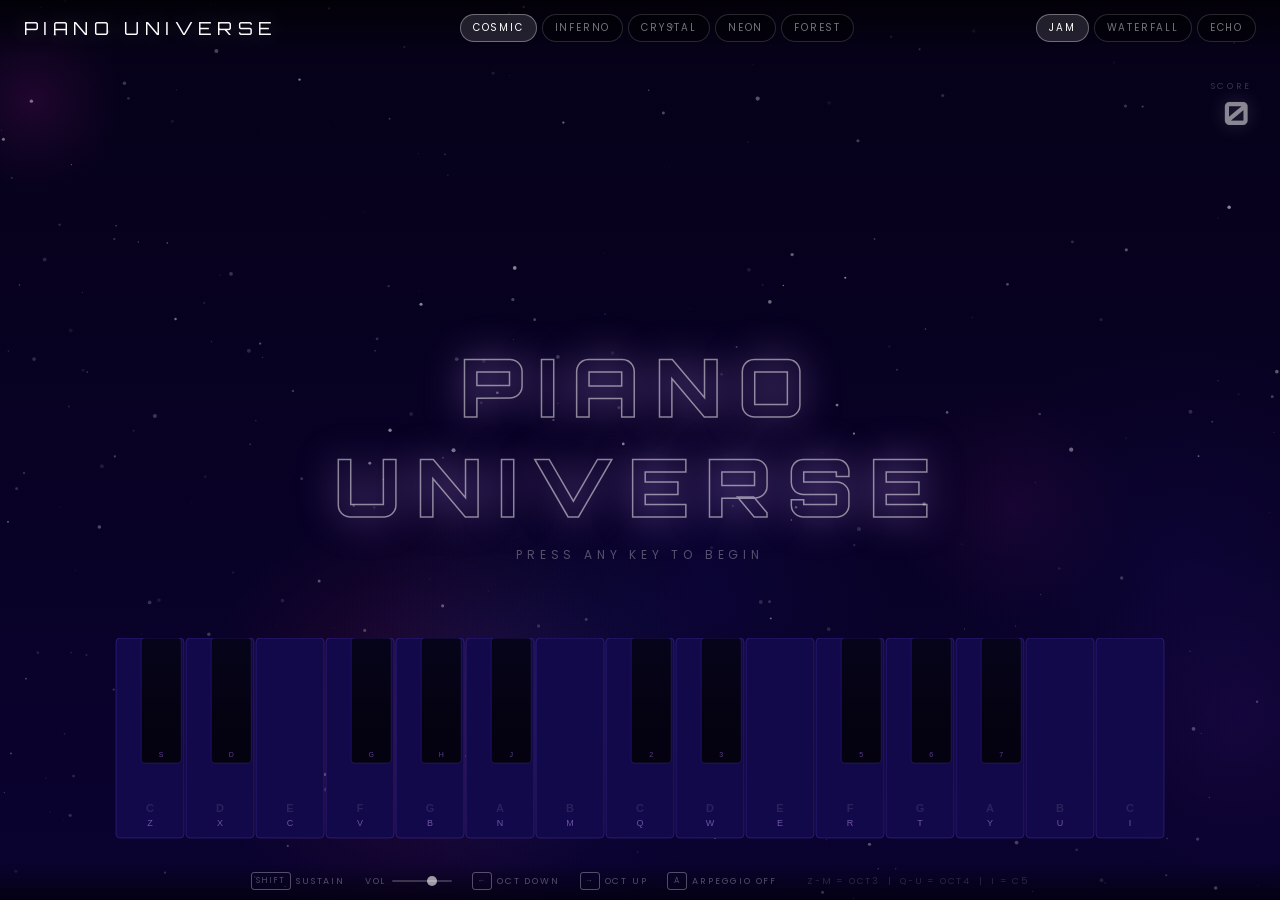
<file: piano.html>
<!DOCTYPE html>
<html lang="en">
<head>
<meta charset="UTF-8">
<meta name="viewport" content="width=device-width,initial-scale=1">
<title>PIANO UNIVERSE</title>
<link href="https://fonts.googleapis.com/css2?family=Orbitron:wght@400;700;900&family=Righteous&family=Poppins:wght@300;400;600&display=swap" rel="stylesheet">
<style>
*{margin:0;padding:0;box-sizing:border-box}
html,body{width:100%;height:100%;overflow:hidden;background:#000}

#bg-c,#fx-c{position:fixed;inset:0;display:block}
#bg-c{z-index:1}
#fx-c{z-index:2;pointer-events:none}
#piano-c{position:fixed;z-index:5;pointer-events:none}

#ui{position:fixed;inset:0;z-index:10;pointer-events:none;font-family:'Poppins',sans-serif}

/* Top bar */
#topbar{
  position:absolute;top:0;left:0;right:0;
  display:flex;align-items:center;justify-content:space-between;
  padding:14px 24px;gap:12px;
  background:linear-gradient(to bottom,rgba(0,0,0,.7),transparent);
  pointer-events:all;
}
#title{
  font-family:'Orbitron',sans-serif;font-size:18px;
  letter-spacing:.3em;color:#fff;
  text-shadow:0 0 20px rgba(255,255,255,.3);
  flex-shrink:0;
}
#themes,#modes{display:flex;gap:5px;flex-wrap:wrap}
.tbtn,.mbtn{
  padding:5px 12px;border-radius:20px;cursor:pointer;
  font-family:'Poppins',sans-serif;font-size:10px;letter-spacing:.18em;
  text-transform:uppercase;border:1px solid rgba(255,255,255,.15);
  background:rgba(0,0,0,.4);color:rgba(255,255,255,.45);
  transition:all .2s;user-select:none;
}
.tbtn:hover,.mbtn:hover{color:#fff;border-color:rgba(255,255,255,.4)}
.tbtn.on,.mbtn.on{color:#fff;background:rgba(255,255,255,.12);border-color:rgba(255,255,255,.35)}

/* Giant ghost note name */
#note-ghost{
  position:absolute;top:50%;left:50%;
  transform:translate(-50%,-50%);
  font-family:'Orbitron',sans-serif;font-weight:900;
  font-size:clamp(120px,25vw,240px);
  letter-spacing:-.02em;color:transparent;
  -webkit-text-stroke:1px rgba(255,255,255,.06);
  pointer-events:none;transition:opacity .15s;
  user-select:none;
}

/* Chord name */
#chord-name{
  position:absolute;top:90px;left:50%;
  transform:translateX(-50%);
  font-family:'Orbitron',sans-serif;font-size:15px;
  letter-spacing:.3em;color:rgba(255,255,255,.5);
  text-shadow:0 0 20px currentColor;
  transition:opacity .4s;text-align:center;min-width:200px;
  text-transform:uppercase;
}

/* Score area */
#score-area{
  position:absolute;top:80px;right:28px;text-align:right;
}
#score-label{font-size:9px;letter-spacing:.3em;color:rgba(255,255,255,.2)}
#score-val{
  font-family:'Orbitron',sans-serif;font-size:32px;font-weight:700;
  color:rgba(255,255,255,.5);display:block;letter-spacing:.05em;
  text-shadow:0 0 20px rgba(255,255,255,.2);
}
#streak{font-size:10px;letter-spacing:.25em;color:rgba(255,255,255,.2);margin-top:2px}

/* Bottom controls */
#ctrls{
  position:absolute;bottom:0;left:0;right:0;
  display:flex;align-items:center;justify-content:center;
  gap:20px;padding:10px 20px;
  background:linear-gradient(to top,rgba(0,0,0,.6),transparent);
  pointer-events:all;
}
.ctrl{
  display:flex;align-items:center;gap:5px;
  font-size:9px;letter-spacing:.2em;color:rgba(255,255,255,.3);
  cursor:pointer;transition:color .2s;user-select:none;text-transform:uppercase;
}
.ctrl:hover{color:rgba(255,255,255,.6)}
.ctrl.on{color:#fff}
.kbadge{
  display:inline-flex;align-items:center;justify-content:center;
  min-width:20px;height:18px;padding:0 4px;
  border:1px solid currentColor;border-radius:3px;font-size:8px;
}

/* Waterfall canvas */
#wf-c{
  position:fixed;z-index:3;pointer-events:none;
}

/* Announce */
#announce{
  position:absolute;top:50%;left:50%;
  transform:translate(-50%,-50%);
  text-align:center;pointer-events:none;
  opacity:0;transition:opacity .3s;
}
#announce.show{opacity:1}
#ann-t{
  font-family:'Orbitron',sans-serif;font-size:clamp(40px,8vw,80px);
  font-weight:900;letter-spacing:.2em;
  -webkit-text-stroke:1.5px rgba(255,255,255,.5);color:transparent;
  text-shadow:0 0 40px rgba(200,150,255,.4);
}
#ann-s{
  font-size:12px;letter-spacing:.4em;color:rgba(255,255,255,.3);
  margin-top:10px;text-transform:uppercase;
}

/* Volume slider */
#vol-wrap{
  display:flex;align-items:center;gap:6px;
  font-size:9px;letter-spacing:.2em;color:rgba(255,255,255,.3);
}
input[type=range]{
  -webkit-appearance:none;width:60px;height:2px;
  background:rgba(255,255,255,.2);outline:none;border-radius:2px;cursor:pointer;
}
input[type=range]::-webkit-slider-thumb{
  -webkit-appearance:none;width:10px;height:10px;
  border-radius:50%;background:rgba(255,255,255,.6);cursor:pointer;
}

/* Hit feedback (waterfall mode) */
.hit-text{
  position:fixed;z-index:15;pointer-events:none;
  font-family:'Orbitron',sans-serif;font-size:20px;font-weight:700;
  letter-spacing:.15em;animation:hitFade .6s ease-out forwards;
}
@keyframes hitFade{
  0%{opacity:1;transform:translateY(0) scale(1)}
  100%{opacity:0;transform:translateY(-60px) scale(1.3)}
}
</style>
</head>
<body>

<canvas id="bg-c"></canvas>
<canvas id="fx-c"></canvas>
<canvas id="wf-c"></canvas>
<canvas id="piano-c"></canvas>

<div id="ui">
  <div id="topbar">
    <div id="title">PIANO UNIVERSE</div>
    <div id="themes">
      <div class="tbtn on" data-theme="cosmic">COSMIC</div>
      <div class="tbtn" data-theme="inferno">INFERNO</div>
      <div class="tbtn" data-theme="crystal">CRYSTAL</div>
      <div class="tbtn" data-theme="neon">NEON</div>
      <div class="tbtn" data-theme="forest">FOREST</div>
    </div>
    <div id="modes">
      <div class="mbtn on" data-mode="jam">JAM</div>
      <div class="mbtn" data-mode="waterfall">WATERFALL</div>
      <div class="mbtn" data-mode="echo">ECHO</div>
    </div>
  </div>

  <div id="note-ghost"></div>
  <div id="chord-name"></div>

  <div id="score-area">
    <div id="score-label">SCORE</div>
    <span id="score-val">0</span>
    <div id="streak"></div>
  </div>

  <div id="announce"><div id="ann-t"></div><div id="ann-s"></div></div>

  <div id="ctrls">
    <div class="ctrl" id="sustain-ctrl">
      <span class="kbadge">SHIFT</span> SUSTAIN
    </div>
    <div id="vol-wrap">
      <span>VOL</span>
      <input type="range" id="vol-slider" min="0" max="100" value="70">
    </div>
    <div class="ctrl" onclick="cycleOctave(-1)"><span class="kbadge">←</span> OCT DOWN</div>
    <div class="ctrl" onclick="cycleOctave(1)"><span class="kbadge">→</span> OCT UP</div>
    <div class="ctrl" id="arp-ctrl" onclick="toggleArp()">
      <span class="kbadge">A</span> ARPEGGIO OFF
    </div>
    <div class="ctrl" style="font-size:9px;color:rgba(255,255,255,.15);margin-left:10px">
      Z-M = OCT3 &nbsp;|&nbsp; Q-U = OCT4 &nbsp;|&nbsp; I = C5
    </div>
  </div>
</div>

<script>
'use strict';
// ═══════════════════════════════════════════════════════════════════
// PIANO UNIVERSE — The Ultimate Interactive Keyboard Experience
// ═══════════════════════════════════════════════════════════════════

// ── Canvas refs ──────────────────────────────────────────────────
const bgC  = document.getElementById('bg-c');
const fxC  = document.getElementById('fx-c');
const wfC  = document.getElementById('wf-c');
const pC   = document.getElementById('piano-c');
const bgX  = bgC.getContext('2d');
const fxX  = fxC.getContext('2d');
const wfX  = wfC.getContext('2d');
const pX   = pC.getContext('2d');

let W, H, pianoL, pianoT, WKW, WKH, BKW, BKH;

// ── Notes ────────────────────────────────────────────────────────
// wi = position in white-key units; blacks are fractional
const NOTES = [
  {n:'C', o:3, b:false, ci:0,  wi:0,    key:'z'},
  {n:'C#',o:3, b:true,  ci:1,  wi:.66,  key:'s'},
  {n:'D', o:3, b:false, ci:2,  wi:1,    key:'x'},
  {n:'D#',o:3, b:true,  ci:3,  wi:1.66, key:'d'},
  {n:'E', o:3, b:false, ci:4,  wi:2,    key:'c'},
  {n:'F', o:3, b:false, ci:5,  wi:3,    key:'v'},
  {n:'F#',o:3, b:true,  ci:6,  wi:3.66, key:'g'},
  {n:'G', o:3, b:false, ci:7,  wi:4,    key:'b'},
  {n:'G#',o:3, b:true,  ci:8,  wi:4.66, key:'h'},
  {n:'A', o:3, b:false, ci:9,  wi:5,    key:'n'},
  {n:'A#',o:3, b:true,  ci:10, wi:5.66, key:'j'},
  {n:'B', o:3, b:false, ci:11, wi:6,    key:'m'},
  {n:'C', o:4, b:false, ci:0,  wi:7,    key:'q'},
  {n:'C#',o:4, b:true,  ci:1,  wi:7.66, key:'2'},
  {n:'D', o:4, b:false, ci:2,  wi:8,    key:'w'},
  {n:'D#',o:4, b:true,  ci:3,  wi:8.66, key:'3'},
  {n:'E', o:4, b:false, ci:4,  wi:9,    key:'e'},
  {n:'F', o:4, b:false, ci:5,  wi:10,   key:'r'},
  {n:'F#',o:4, b:true,  ci:6,  wi:10.66,key:'5'},
  {n:'G', o:4, b:false, ci:7,  wi:11,   key:'t'},
  {n:'G#',o:4, b:true,  ci:8,  wi:11.66,key:'6'},
  {n:'A', o:4, b:false, ci:9,  wi:12,   key:'y'},
  {n:'A#',o:4, b:true,  ci:10, wi:12.66,key:'7'},
  {n:'B', o:4, b:false, ci:11, wi:13,   key:'u'},
  {n:'C', o:5, b:false, ci:0,  wi:14,   key:'i'},
];
const NW = NOTES.length; // 25
const NUM_WHITE = 15;

// Hue per chromatic note (ROYGBV + wrap)
const NOTE_HUE = [0,30,60,90,120,150,180,210,240,270,300,330];

// Frequencies
const FREQS = NOTES.map(n=>{
  const semi = n.ci + (n.o-4)*12 - 9;
  return 440*Math.pow(2,semi/12);
});

// Keyboard map: key → note index
const KEYMAP = {};
NOTES.forEach((n,i)=>{ if(n.key) KEYMAP[n.key]=i; });

// Computed key positions (center X, top Y)
const KEY_POS = new Array(NW);

function computeLayout(){
  WKW = Math.max(32, Math.min(70, Math.floor(W*0.88/NUM_WHITE)));
  WKH = Math.min(200, Math.floor(H*0.25));
  BKW = Math.floor(WKW*0.58);
  BKH = Math.floor(WKH*0.625);
  const totalW = WKW*NUM_WHITE;
  pianoL = (W-totalW)/2;
  pianoT = H - WKH - 62;

  NOTES.forEach((n,i)=>{
    const cx = pianoL + n.wi*WKW + (n.b ? BKW/2 : WKW/2);
    KEY_POS[i] = {x:cx, top:pianoT-4};
  });

  pC.width = totalW;
  pC.height = WKH+4;
  pC.style.left = pianoL+'px';
  pC.style.top  = pianoT+'px';

  wfC.style.left = pianoL+'px';
  wfC.style.top  = '80px';
  wfC.width  = totalW;
  wfC.height = pianoT - 80;
}

function resize(){
  W = bgC.width = fxC.width  = window.innerWidth;
  H = bgC.height= fxC.height = window.innerHeight;
  computeLayout();
  redrawPiano();
}
window.addEventListener('resize', resize);

// ── Themes ───────────────────────────────────────────────────────
const THEMES = {
  cosmic:{
    keyW:'#12094A',keyB:'#06041A',keyBord:'rgba(120,80,255,.25)',
    keyBordB:'rgba(80,50,180,.3)',label:'rgba(200,160,255,.5)',labelB:'rgba(150,100,220,.6)',
    bgFrom:'#060118',bgTo:'#0A0230',
    oscType:'sine',atk:.02,dec:.25,sus:.6,rel:2.0,
    particleStyle:'star',bgStyle:'nebula',
  },
  inferno:{
    keyW:'#1A0800',keyB:'#0D0400',keyBord:'rgba(255,80,0,.25)',
    keyBordB:'rgba(180,40,0,.3)',label:'rgba(255,150,50,.5)',labelB:'rgba(220,100,20,.6)',
    bgFrom:'#0F0400',bgTo:'#1A0800',
    oscType:'sawtooth',atk:.005,dec:.08,sus:.8,rel:.3,
    particleStyle:'ember',bgStyle:'lava',
  },
  crystal:{
    keyW:'#050F1A',keyB:'#02070F',keyBord:'rgba(100,220,255,.25)',
    keyBordB:'rgba(60,180,220,.3)',label:'rgba(150,230,255,.5)',labelB:'rgba(100,200,240,.6)',
    bgFrom:'#010810',bgTo:'#051525',
    oscType:'triangle',atk:.01,dec:.5,sus:.3,rel:3.0,
    particleStyle:'shard',bgStyle:'ice',
  },
  neon:{
    keyW:'#050505',keyB:'#020202',keyBord:'rgba(0,255,0,.2)',
    keyBordB:'rgba(0,200,0,.25)',label:'rgba(0,255,100,.4)',labelB:'rgba(0,200,80,.5)',
    bgFrom:'#000000',bgTo:'#020a02',
    oscType:'square',atk:.003,dec:.03,sus:.9,rel:.1,
    particleStyle:'electric',bgStyle:'grid',
  },
  forest:{
    keyW:'#0A0F05',keyB:'#050802',keyBord:'rgba(80,180,30,.2)',
    keyBordB:'rgba(50,130,20,.25)',label:'rgba(120,220,60,.4)',labelB:'rgba(80,170,40,.5)',
    bgFrom:'#020500',bgTo:'#081005',
    oscType:'sine',atk:.04,dec:.4,sus:.5,rel:1.5,
    particleStyle:'leaf',bgStyle:'forest',
  },
};

let currentTheme = 'cosmic';
let T = THEMES.cosmic;

// ── Audio ────────────────────────────────────────────────────────
let audioCtx=null, masterGain, reverbNode, reverbGain, dryGain;
const voices = {}; // noteIdx → {osc, gain, stopped}
let sustain = false;
let volume  = 0.7;
let arpMode = false;

function initAudio(){
  if(audioCtx) return;
  audioCtx = new(window.AudioContext||window.webkitAudioContext)();
  masterGain = audioCtx.createGain();
  masterGain.gain.value = volume;
  masterGain.connect(audioCtx.destination);

  // Reverb (generated impulse)
  reverbNode = buildReverb(audioCtx, 2.5, 2);
  reverbGain = audioCtx.createGain(); reverbGain.gain.value = 0.4;
  dryGain    = audioCtx.createGain(); dryGain.gain.value    = 0.75;
  reverbNode.connect(reverbGain);
  reverbGain.connect(masterGain);
  dryGain.connect(masterGain);
}

function buildReverb(ctx, dur=2, decay=2){
  const len = ctx.sampleRate*dur;
  const buf = ctx.createBuffer(2,len,ctx.sampleRate);
  for(let ch=0;ch<2;ch++){
    const d=buf.getChannelData(ch);
    for(let i=0;i<len;i++) d[i]=(Math.random()*2-1)*Math.pow(1-i/len,decay);
  }
  const conv=ctx.createConvolver(); conv.buffer=buf; return conv;
}

function playNote(ni){
  if(!audioCtx) return;
  stopNoteNow(ni);
  const freq = FREQS[ni];
  const cfg  = T;
  const now  = audioCtx.currentTime;

  const osc  = audioCtx.createOscillator();
  const gain = audioCtx.createGain();
  osc.type = cfg.oscType;
  osc.frequency.setValueAtTime(freq, now);

  // Harmonics for richness
  if(cfg.oscType==='sine'){
    const osc2=audioCtx.createOscillator();
    const g2=audioCtx.createGain(); g2.gain.value=0.15;
    osc2.type='sine'; osc2.frequency.setValueAtTime(freq*2, now);
    osc2.connect(g2); g2.connect(gain);
    osc2.start(now);
    voices[ni] = voices[ni]||{}; voices[ni].osc2=osc2; voices[ni].g2=g2;
  }

  gain.gain.setValueAtTime(0, now);
  gain.gain.linearRampToValueAtTime(0.35, now+cfg.atk);
  gain.gain.linearRampToValueAtTime(0.35*cfg.sus, now+cfg.atk+cfg.dec);

  osc.connect(gain);
  gain.connect(dryGain);
  gain.connect(reverbNode);
  osc.start(now);
  voices[ni] = {...(voices[ni]||{}), osc, gain, held:true};
}

function releaseNote(ni){
  const v=voices[ni]; if(!v||!v.held) return;
  if(sustain){ v.held=false; return; }
  fadeNote(ni);
}

function fadeNote(ni){
  const v=voices[ni]; if(!v) return;
  const now=audioCtx.currentTime;
  const rel=T.rel||1;
  v.gain.gain.cancelScheduledValues(now);
  v.gain.gain.setValueAtTime(v.gain.gain.value,now);
  v.gain.gain.exponentialRampToValueAtTime(0.001,now+rel);
  v.osc.stop(now+rel+.05);
  if(v.osc2) v.osc2.stop(now+rel+.05);
  delete voices[ni];
}

function stopNoteNow(ni){
  const v=voices[ni]; if(!v) return;
  try{ v.osc.stop(); if(v.osc2) v.osc2.stop(); }catch(e){}
  delete voices[ni];
}

function releaseSustained(){
  Object.keys(voices).forEach(ni=>{ const v=voices[ni]; if(v&&!v.held) fadeNote(+ni); });
}

// ── Key State ────────────────────────────────────────────────────
const keyDown  = new Uint8Array(NW); // 1=pressed
const keyTime  = new Float64Array(NW); // when pressed
let octaveShift = 0;
let score = 0, scoreDisp = 0, streak = 0;
let chordTimeout = null;

function pressKey(ni, fromWaterfall=false){
  if(ni<0||ni>=NW) return;
  if(keyDown[ni] && !fromWaterfall) return;
  initAudio();
  keyDown[ni]=1; keyTime[ni]=performance.now();
  playNote(ni);
  spawnEffects(ni);
  updateNoteDisplay(ni);
  detectChord();
  redrawPiano();
  if(gameMode==='echo') handleEchoInput(ni);
  if(gameMode==='jam'){ score+=10+(streak>4?streak*2:0); streak++; updateScore(); }
}

function liftKey(ni){
  if(!keyDown[ni]) return;
  keyDown[ni]=0;
  releaseNote(ni);
  redrawPiano();
  detectChord();
  if(gameMode==='jam'){ if(Object.values(keyDown).every(v=>!v)) streak=0; }
}

// ── Piano Rendering ───────────────────────────────────────────────
function roundRect(ctx,x,y,w,h,r){
  ctx.beginPath();
  ctx.moveTo(x+r,y);
  ctx.lineTo(x+w-r,y);
  ctx.arcTo(x+w,y,x+w,y+r,r);
  ctx.lineTo(x+w,y+h-r);
  ctx.arcTo(x+w,y+h,x+w-r,y+h,r);
  ctx.lineTo(x+r,y+h);
  ctx.arcTo(x,y+h,x,y+h-r,r);
  ctx.lineTo(x,y+r);
  ctx.arcTo(x,y,x+r,y,r);
  ctx.closePath();
}

function redrawPiano(){
  pX.clearRect(0,0,pC.width,pC.height);
  const gap=1;

  // White keys
  NOTES.forEach((note,i)=>{
    if(note.b) return;
    const x=note.wi*WKW+gap;
    const w=WKW-gap*2;
    const pressed=keyDown[i];
    const hue=NOTE_HUE[note.ci];
    const dy=pressed?3:0;

    if(pressed){
      const gr=pX.createLinearGradient(x,dy,x,dy+WKH);
      gr.addColorStop(0,`hsl(${hue},90%,72%)`);
      gr.addColorStop(.35,`hsl(${hue},80%,55%)`);
      gr.addColorStop(1,`hsl(${hue},70%,22%)`);
      pX.fillStyle=gr;
      pX.shadowBlur=24; pX.shadowColor=`hsl(${hue},90%,60%)`;
    } else {
      pX.fillStyle=T.keyW;
      pX.shadowBlur=0;
    }
    roundRect(pX,x,dy,w,WKH-dy,4);
    pX.fill(); pX.shadowBlur=0;

    pX.strokeStyle=pressed?`hsl(${hue},80%,50%)`:T.keyBord;
    pX.lineWidth=1;
    pX.stroke();

    // Key label
    pX.fillStyle=pressed?'#fff':T.label;
    pX.font=`9px 'Poppins',sans-serif`;
    pX.textAlign='center';
    pX.fillText(note.key?note.key.toUpperCase():'', x+w/2, WKH-12);

    // Note name at bottom of white keys
    pX.fillStyle=pressed?`hsl(${hue},90%,75%)`:'rgba(255,255,255,.1)';
    pX.font=`bold 11px 'Poppins',sans-serif`;
    pX.fillText(note.n, x+w/2, WKH-26);
  });

  // Black keys on top
  NOTES.forEach((note,i)=>{
    if(!note.b) return;
    const x=note.wi*WKW-BKW/2;
    const pressed=keyDown[i];
    const hue=NOTE_HUE[note.ci];
    const dy=pressed?2:0;

    if(pressed){
      const gr=pX.createLinearGradient(x,dy,x,dy+BKH);
      gr.addColorStop(0,`hsl(${hue},90%,60%)`);
      gr.addColorStop(1,`hsl(${hue},70%,20%)`);
      pX.fillStyle=gr;
      pX.shadowBlur=18; pX.shadowColor=`hsl(${hue},90%,55%)`;
    } else {
      const gr=pX.createLinearGradient(x,0,x,BKH);
      gr.addColorStop(0,T.keyB);
      gr.addColorStop(1,'rgba(0,0,0,.8)');
      pX.fillStyle=gr;
      pX.shadowBlur=0;
    }
    roundRect(pX,x,dy,BKW,BKH-dy,3);
    pX.fill(); pX.shadowBlur=0;

    pX.strokeStyle=pressed?`hsl(${hue},80%,45%)`:T.keyBordB;
    pX.lineWidth=1; pX.stroke();

    if(note.key){
      pX.fillStyle=pressed?'#fff':T.labelB;
      pX.font=`7px 'Poppins',sans-serif`;
      pX.textAlign='center';
      pX.fillText(note.key.toUpperCase(), x+BKW/2, BKH-6);
    }
  });
}

// Piano click / touch
pC.addEventListener('mousedown', pianoHit);
pC.addEventListener('touchstart', e=>{ e.preventDefault(); [...e.changedTouches].forEach(t=>pianoHit({clientX:t.clientX,clientY:t.clientY})); },{passive:false});
pC.addEventListener('touchend',   e=>{ [...e.changedTouches].forEach(t=>pianoRelease({clientX:t.clientX,clientY:t.clientY})); });
pC.addEventListener('mouseup',   pianoRelease);
window.addEventListener('mouseup',()=>{ for(let i=0;i<NW;i++) if(keyDown[i]) liftKey(i); });

function pianoHit(e){
  const rect=pC.getBoundingClientRect();
  const lx=e.clientX-rect.left, ly=e.clientY-rect.top;
  // Check blacks first
  let hit=-1;
  for(let i=0;i<NW;i++){
    const n=NOTES[i]; if(!n.b) continue;
    const x=n.wi*WKW-BKW/2;
    if(lx>=x&&lx<=x+BKW&&ly>=0&&ly<=BKH){ hit=i; break; }
  }
  if(hit<0){
    for(let i=0;i<NW;i++){
      const n=NOTES[i]; if(n.b) continue;
      const x=n.wi*WKW;
      if(lx>=x&&lx<=x+WKW){ hit=i; break; }
    }
  }
  if(hit>=0) pressKey(hit);
}

function pianoRelease(e){
  const rect=pC.getBoundingClientRect();
  const lx=e.clientX-rect.left;
  for(let i=0;i<NW;i++){
    if(keyDown[i]&&!KEYMAP_REV[i]) liftKey(i); // mouse-down keys
  }
}
const KEYMAP_REV={}; NOTES.forEach((n,i)=>{ if(n.key) KEYMAP_REV[i]=n.key; });

// ── Particle Engine ──────────────────────────────────────────────
let particles = [];
let rings = [];
let columns = {}; // ni → {x, hue, alpha}
let ribbons = [];
const MAX_P = 2500;

function spawnEffects(ni){
  const pos = KEY_POS[ni];
  const hue = NOTE_HUE[NOTES[ni].ci];
  const x=pos.x, y=pos.y;

  // Light column
  columns[ni] = {x, hue, alpha:1};

  // Rise particles
  for(let i=0;i<38;i++){
    if(particles.length>=MAX_P) break;
    const a=(Math.random()-.5)*1.6 - Math.PI/2;
    const s=1.5+Math.random()*5;
    particles.push({
      type:'rise', x, y,
      vx:Math.cos(a)*s*.6+(Math.random()-.5)*.8,
      vy:-s, hue:hue+(Math.random()-0.5)*25,
      sz:1.5+Math.random()*4, life:1, dc:.007+Math.random()*.009,
      spin:0, angle:0,
    });
  }

  // Swirl ring (orbit + rise)
  for(let i=0;i<26;i++){
    if(particles.length>=MAX_P) break;
    const a=(i/26)*Math.PI*2;
    const s=2+Math.random()*3;
    particles.push({
      type:'swirl', x, y,
      vx:Math.cos(a)*s, vy:Math.sin(a)*s-2,
      hue:(hue+50)%360, sz:2+Math.random()*3,
      life:1, dc:.01+Math.random()*.008,
      orbitA:a, orbitR:30+Math.random()*40, orbitT:0,
    });
  }

  // Geometric burst
  for(let i=0;i<10;i++){
    if(particles.length>=MAX_P) break;
    const a=(i/10)*Math.PI*2 + Math.random()*.3;
    const s=3+Math.random()*6;
    particles.push({
      type:'geo', x, y,
      vx:Math.cos(a)*s, vy:Math.sin(a)*s-1.5,
      hue, sz:7+Math.random()*10, life:1, dc:.008,
      spin:(Math.random()-.5)*.18, angle:Math.random()*Math.PI,
      sides:3+Math.floor(Math.random()*4),
    });
  }

  // Theme-specific particles
  spawnThemeParticles(ni, hue, x, y);

  // Bloom rings
  for(let i=0;i<3;i++){
    rings.push({x, y, r:5, speed:5+i*3, maxR:180+i*80, hue, alpha:.9-(i*.2)});
  }

  // Ribbon trails
  for(let i=0;i<5;i++){
    const spread=(Math.random()-.5)*160;
    ribbons.push({
      x0:x, y0:y,
      x1:x+spread*.8+(Math.random()-.5)*80,
      y1:y-120-Math.random()*180,
      cpx:x+spread,
      cpy:y-60-Math.random()*80,
      hue, life:1, dc:.009+Math.random()*.007,
    });
  }
}

function spawnThemeParticles(ni, hue, x, y){
  const style=T.particleStyle;
  const n=20;
  for(let i=0;i<n;i++){
    if(particles.length>=MAX_P) break;
    const a=Math.random()*Math.PI*2;
    const s=Math.random()*4+1;
    let p={x,y,vx:Math.cos(a)*s,vy:Math.sin(a)*s-2,hue,life:1,dc:.01,sz:3,spin:0,angle:0,type:'theme_'+style};
    if(style==='star'){
      p.sz=2+Math.random()*3; p.tail=[];
      p.hue=hue+(Math.random()-.5)*40;
    } else if(style==='ember'){
      p.hue=Math.random()*40; // red-orange
      p.sz=1.5+Math.random()*3;
      p.vy-=1; p.wiggle=Math.random()*.3;
    } else if(style==='shard'){
      p.sz=4+Math.random()*8;
      p.spin=(Math.random()-.5)*.3;
      p.angle=Math.random()*Math.PI;
      p.vy*=1.4;
    } else if(style==='electric'){
      p.hue=120+Math.random()*30; // green
      p.sz=2+Math.random()*4;
      p.zap=[]; p.zapT=0;
    } else if(style==='leaf'){
      p.sz=4+Math.random()*6;
      p.spin=(Math.random()-.5)*.15;
      p.angle=Math.random()*Math.PI*2;
      p.vy-=Math.random()*2;
      p.hue=80+Math.random()*60;
    }
    particles.push(p);
  }
}

// ── Update & Draw Effects ────────────────────────────────────────
function updateParticles(dt){
  for(let i=particles.length-1;i>=0;i--){
    const p=particles[i];
    p.life-=p.dc*dt;
    if(p.life<=0){particles.splice(i,1);continue;}
    p.x+=p.vx*dt; p.y+=p.vy*dt;
    if(p.type==='rise'){ p.vy*=.985; p.vx*=.98; }
    else if(p.type==='swirl'){
      p.orbitT=(p.orbitT||0)+dt*.05;
      p.vx*=.97; p.vy*=.97;
    }
    else if(p.type==='geo'){ p.angle+=p.spin*dt; p.vy+=0.04*dt; }
    else if(p.type.startsWith('theme_')){
      const style=p.type.split('_')[1];
      if(style==='star'&&p.tail){
        p.tail.unshift({x:p.x,y:p.y}); if(p.tail.length>8)p.tail.pop();
        p.vy*=.99;
      } else if(style==='ember'){
        p.vy+=0.03*dt; p.vx+=Math.sin(Date.now()*.003+p.y)*(p.wiggle||.1)*dt;
      } else if(style==='shard'){ p.angle+=p.spin*dt; p.vy+=.04*dt; }
      else if(style==='electric'){ p.vy*=.97; p.vx*=.97; }
      else if(style==='leaf'){
        p.angle+=p.spin*dt; p.vx*=.99; p.vy+=.02*dt; p.vx+=Math.sin(p.angle*.5)*.02*dt;
      }
    }
  }
  // Rings
  for(let i=rings.length-1;i>=0;i--){
    const r=rings[i];
    r.r+=r.speed*dt; r.alpha-=.015*dt;
    if(r.r>r.maxR||r.alpha<=0) rings.splice(i,1);
  }
  // Ribbons
  for(let i=ribbons.length-1;i>=0;i--){
    ribbons[i].life-=ribbons[i].dc*dt;
    if(ribbons[i].life<=0) ribbons.splice(i,1);
  }
  // Columns
  Object.keys(columns).forEach(ni=>{
    if(!keyDown[ni]) columns[ni].alpha-=.04*dt;
    if(columns[ni].alpha<=0) delete columns[ni];
  });
}

function drawStar(ctx,x,y,r,sides,angle){
  ctx.beginPath();
  for(let i=0;i<sides*2;i++){
    const a=angle+i*Math.PI/sides;
    const rad=i%2===0?r:r*.4;
    i===0?ctx.moveTo(x+Math.cos(a)*rad,y+Math.sin(a)*rad)
         :ctx.lineTo(x+Math.cos(a)*rad,y+Math.sin(a)*rad);
  }
  ctx.closePath();
}

function drawPolygon(ctx,x,y,r,sides,angle){
  ctx.beginPath();
  for(let i=0;i<sides;i++){
    const a=angle+i*(Math.PI*2/sides);
    i===0?ctx.moveTo(x+Math.cos(a)*r,y+Math.sin(a)*r)
         :ctx.lineTo(x+Math.cos(a)*r,y+Math.sin(a)*r);
  }
  ctx.closePath();
}

function drawEffects(){
  fxX.clearRect(0,0,W,H);

  // Light columns (behind piano)
  Object.values(columns).forEach(col=>{
    if(col.alpha<=0) return;
    const x=col.x, a=col.alpha;
    const hue=col.hue;
    const grad=fxX.createLinearGradient(x,pianoT,x,pianoT-WKH*3);
    grad.addColorStop(0,`hsla(${hue},90%,65%,${a*.9})`);
    grad.addColorStop(.4,`hsla(${hue},80%,55%,${a*.5})`);
    grad.addColorStop(1,`hsla(${hue},70%,50%,0)`);
    fxX.fillStyle=grad;
    const pw=WKW*.5;
    fxX.fillRect(x-pw/2, pianoT-WKH*3, pw, WKH*3);

    // Inner bright core
    const igrad=fxX.createLinearGradient(x,pianoT,x,pianoT-WKH*2);
    igrad.addColorStop(0,`hsla(${hue},90%,85%,${a*.7})`);
    igrad.addColorStop(1,`hsla(${hue},90%,70%,0)`);
    fxX.fillStyle=igrad;
    fxX.fillRect(x-4,pianoT-WKH*2,8,WKH*2);
  });

  // Ribbons
  ribbons.forEach(rb=>{
    const a=rb.life;
    const grad=fxX.createLinearGradient(rb.x0,rb.y0,rb.x1,rb.y1);
    grad.addColorStop(0,`hsla(${rb.hue},90%,70%,${a*.8})`);
    grad.addColorStop(.5,`hsla(${(rb.hue+40)%360},85%,65%,${a*.5})`);
    grad.addColorStop(1,`hsla(${(rb.hue+80)%360},80%,60%,0)`);
    fxX.beginPath();
    fxX.moveTo(rb.x0,rb.y0);
    fxX.quadraticCurveTo(rb.cpx,rb.cpy,rb.x1,rb.y1);
    fxX.strokeStyle=grad;
    fxX.lineWidth=2.5*a;
    fxX.lineCap='round';
    fxX.stroke();
  });

  // Rings
  rings.forEach(r=>{
    fxX.beginPath();
    fxX.arc(r.x,r.y,r.r,0,Math.PI*2);
    fxX.strokeStyle=`hsla(${r.hue},90%,65%,${r.alpha})`;
    fxX.lineWidth=2*(r.alpha||1);
    fxX.stroke();
    // Inner fill on small rings
    if(r.r<30){
      fxX.fillStyle=`hsla(${r.hue},90%,70%,${r.alpha*.3})`;
      fxX.fill();
    }
  });

  // Particles
  particles.forEach(p=>{
    const a=p.life;
    if(p.type==='rise'){
      fxX.save();
      fxX.globalAlpha=a*.85;
      // Glow
      fxX.shadowBlur=p.sz*3; fxX.shadowColor=`hsl(${p.hue},90%,65%)`;
      fxX.fillStyle=`hsl(${p.hue},90%,70%)`;
      fxX.beginPath(); fxX.arc(p.x,p.y,p.sz,0,Math.PI*2); fxX.fill();
      fxX.restore();
    }
    else if(p.type==='swirl'){
      fxX.save(); fxX.globalAlpha=a*.7;
      fxX.shadowBlur=p.sz*4; fxX.shadowColor=`hsl(${p.hue},85%,65%)`;
      fxX.fillStyle=`hsl(${p.hue},85%,72%)`;
      fxX.beginPath(); fxX.arc(p.x,p.y,p.sz*.8,0,Math.PI*2); fxX.fill();
      fxX.restore();
    }
    else if(p.type==='geo'){
      fxX.save(); fxX.globalAlpha=a;
      fxX.shadowBlur=12; fxX.shadowColor=`hsl(${p.hue},90%,65%)`;
      fxX.fillStyle=`hsla(${p.hue},85%,65%,${a*.7})`;
      fxX.strokeStyle=`hsl(${p.hue},90%,75%)`;
      fxX.lineWidth=1.5;
      drawStar(fxX,p.x,p.y,p.sz,p.sides,p.angle);
      fxX.fill(); fxX.stroke();
      fxX.restore();
    }
    else if(p.type==='theme_star'){
      fxX.save(); fxX.globalAlpha=a;
      // Draw trail
      if(p.tail&&p.tail.length>1){
        for(let k=0;k<p.tail.length-1;k++){
          fxX.globalAlpha=a*(1-k/p.tail.length)*.5;
          fxX.fillStyle=`hsl(${p.hue},90%,70%)`;
          const tr=p.sz*(1-k/p.tail.length);
          fxX.beginPath(); fxX.arc(p.tail[k].x,p.tail[k].y,tr*.5,0,Math.PI*2); fxX.fill();
        }
      }
      fxX.globalAlpha=a;
      fxX.fillStyle='#fff';
      fxX.shadowBlur=p.sz*5; fxX.shadowColor=`hsl(${p.hue},90%,70%)`;
      fxX.beginPath(); fxX.arc(p.x,p.y,p.sz*.7,0,Math.PI*2); fxX.fill();
      fxX.restore();
    }
    else if(p.type==='theme_ember'){
      fxX.save(); fxX.globalAlpha=a*.9;
      fxX.shadowBlur=p.sz*3; fxX.shadowColor=`hsl(${p.hue},100%,60%)`;
      fxX.fillStyle=`hsl(${p.hue},95%,${40+a*40}%)`;
      fxX.beginPath(); fxX.arc(p.x,p.y,p.sz,0,Math.PI*2); fxX.fill();
      fxX.restore();
    }
    else if(p.type==='theme_shard'){
      fxX.save(); fxX.globalAlpha=a;
      fxX.shadowBlur=8; fxX.shadowColor=`hsl(${p.hue},80%,75%)`;
      fxX.fillStyle=`hsla(${p.hue},70%,80%,${a*.8})`;
      fxX.strokeStyle=`hsl(${p.hue},90%,85%)`;
      fxX.lineWidth=1;
      drawPolygon(fxX,p.x,p.y,p.sz,3,p.angle); fxX.fill(); fxX.stroke();
      fxX.restore();
    }
    else if(p.type==='theme_electric'){
      fxX.save(); fxX.globalAlpha=a;
      fxX.shadowBlur=10; fxX.shadowColor=`hsl(${p.hue},90%,65%)`;
      fxX.strokeStyle=`hsl(${p.hue},90%,70%)`;
      fxX.lineWidth=1.5;
      // Zigzag
      fxX.beginPath(); fxX.moveTo(p.x,p.y);
      for(let k=0;k<5;k++){
        fxX.lineTo(p.x+(Math.random()-.5)*12, p.y-k*6);
      }
      fxX.stroke();
      fxX.restore();
    }
    else if(p.type==='theme_leaf'){
      fxX.save(); fxX.globalAlpha=a*.85;
      fxX.shadowBlur=6; fxX.shadowColor=`hsl(${p.hue},80%,50%)`;
      fxX.fillStyle=`hsl(${p.hue},75%,45%)`;
      fxX.translate(p.x,p.y); fxX.rotate(p.angle);
      fxX.beginPath(); fxX.ellipse(0,0,p.sz*.4,p.sz,0,0,Math.PI*2);
      fxX.fill();
      fxX.restore();
    }
  });
}

// ── Backgrounds ───────────────────────────────────────────────────
// Per-theme star fields, moving objects
const BG_OBJ = { nebulas:[], stars:[], fireflies:[], lavaGlows:[], crystals:[], gridPulses:[] };
let bgT=0;

function initBgObjects(){
  // Stars (all themes)
  BG_OBJ.stars=Array.from({length:300},()=>({
    x:Math.random()*W, y:Math.random()*H,
    r:.3+Math.random()*1.8, a:.05+Math.random()*.5, ph:Math.random()*Math.PI*2, sp:.01+Math.random()*.04,
  }));
  // Nebula blobs (cosmic)
  BG_OBJ.nebulas=Array.from({length:8},()=>({
    x:Math.random()*W, y:Math.random()*H,
    r:80+Math.random()*200, hue:200+Math.random()*160,
    vx:(Math.random()-.5)*.08, vy:(Math.random()-.5)*.05, a:.08+Math.random()*.12,
  }));
  // Fireflies (forest)
  BG_OBJ.fireflies=Array.from({length:40},()=>({
    x:Math.random()*W, y:Math.random()*H,
    vx:(Math.random()-.5)*.3, vy:(Math.random()-.5)*.3,
    ph:Math.random()*Math.PI*2, hue:80+Math.random()*60,
  }));
  // Lava glows (inferno)
  BG_OBJ.lavaGlows=Array.from({length:12},()=>({
    x:Math.random()*W, y:H*.7+Math.random()*H*.3,
    r:60+Math.random()*120, hue:Math.random()*40, ph:Math.random()*Math.PI*2,
  }));
  // Crystal shards (crystal bg)
  BG_OBJ.crystals=Array.from({length:20},()=>({
    x:Math.random()*W, y:Math.random()*H*.6,
    h:40+Math.random()*120, hue:180+Math.random()*60, a:.08+Math.random()*.18,
    angle:(Math.random()-.5)*.3,
  }));
  // Grid lines (neon)
  BG_OBJ.gridPulses=[];
}

function drawBackground(T_){
  bgX.clearRect(0,0,W,H);
  const style=T_.bgStyle;

  // Base gradient
  const bg=bgX.createLinearGradient(0,0,0,H);
  bg.addColorStop(0,T_.bgFrom); bg.addColorStop(1,T_.bgTo);
  bgX.fillStyle=bg; bgX.fillRect(0,0,W,H);

  if(style==='nebula'){
    // Stars
    BG_OBJ.stars.forEach(s=>{
      const tw=Math.sin(bgT*s.sp+s.ph)*.3+.7;
      bgX.globalAlpha=s.a*tw; bgX.fillStyle='#fff';
      bgX.beginPath(); bgX.arc(s.x,s.y,s.r,0,Math.PI*2); bgX.fill();
    });
    // Nebula blobs
    BG_OBJ.nebulas.forEach(nb=>{
      nb.x+=nb.vx; nb.y+=nb.vy;
      if(nb.x<-nb.r)nb.x=W+nb.r; if(nb.x>W+nb.r)nb.x=-nb.r;
      if(nb.y<-nb.r)nb.y=H+nb.r; if(nb.y>H+nb.r)nb.y=-nb.r;
      const g=bgX.createRadialGradient(nb.x,nb.y,0,nb.x,nb.y,nb.r);
      g.addColorStop(0,`hsla(${nb.hue},70%,40%,${nb.a})`);
      g.addColorStop(1,`hsla(${nb.hue},60%,30%,0)`);
      bgX.globalAlpha=1; bgX.fillStyle=g;
      bgX.beginPath(); bgX.arc(nb.x,nb.y,nb.r,0,Math.PI*2); bgX.fill();
    });
    // Pulse active-note colors into bg
    Object.values(columns).forEach(col=>{
      const g=bgX.createRadialGradient(col.x,H*.5,0,col.x,H*.5,W*.4);
      g.addColorStop(0,`hsla(${col.hue},70%,40%,${col.alpha*.06})`);
      g.addColorStop(1,'transparent');
      bgX.fillStyle=g; bgX.fillRect(0,0,W,H);
    });
  }

  else if(style==='lava'){
    // Stars (dim)
    BG_OBJ.stars.slice(0,80).forEach(s=>{
      bgX.globalAlpha=s.a*.3; bgX.fillStyle='rgba(255,150,80,.5)';
      bgX.beginPath(); bgX.arc(s.x,s.y*.5,s.r*.5,0,Math.PI*2); bgX.fill();
    });
    // Lava glows at bottom
    BG_OBJ.lavaGlows.forEach(lg=>{
      const pulse=Math.sin(bgT*.8+lg.ph)*.3+.7;
      const g=bgX.createRadialGradient(lg.x,lg.y,0,lg.x,lg.y,lg.r*pulse);
      g.addColorStop(0,`hsla(${lg.hue},100%,50%,.25)`);
      g.addColorStop(.6,`hsla(${lg.hue},90%,30%,.1)`);
      g.addColorStop(1,'transparent');
      bgX.globalAlpha=1; bgX.fillStyle=g;
      bgX.beginPath(); bgX.arc(lg.x,lg.y,lg.r*pulse,0,Math.PI*2); bgX.fill();
    });
    // Lava horizon line
    bgX.globalAlpha=.2;
    const lavaG=bgX.createLinearGradient(0,H*.75,0,H);
    lavaG.addColorStop(0,'rgba(255,80,0,0)');
    lavaG.addColorStop(.5,'rgba(255,100,0,.4)');
    lavaG.addColorStop(1,'rgba(200,40,0,.3)');
    bgX.fillStyle=lavaG; bgX.fillRect(0,H*.75,W,H*.25);
    // Active note pulses
    Object.values(columns).forEach(col=>{
      bgX.globalAlpha=col.alpha*.08;
      const g2=bgX.createRadialGradient(col.x,H,0,col.x,H,H*.5);
      g2.addColorStop(0,`hsl(${col.hue},90%,50%)`);
      g2.addColorStop(1,'transparent');
      bgX.fillStyle=g2; bgX.fillRect(0,0,W,H);
    });
  }

  else if(style==='ice'){
    // Faint stars
    BG_OBJ.stars.slice(0,150).forEach(s=>{
      bgX.globalAlpha=s.a*.4; bgX.fillStyle='rgba(180,240,255,.8)';
      bgX.beginPath(); bgX.arc(s.x,s.y,s.r*.6,0,Math.PI*2); bgX.fill();
    });
    // Crystal shards
    BG_OBJ.crystals.forEach(c=>{
      bgX.globalAlpha=c.a;
      bgX.save(); bgX.translate(c.x,c.y); bgX.rotate(c.angle);
      const g=bgX.createLinearGradient(0,0,0,c.h);
      g.addColorStop(0,`hsla(${c.hue},80%,85%,${c.a*1.5})`);
      g.addColorStop(1,`hsla(${c.hue},70%,60%,0)`);
      bgX.fillStyle=g;
      bgX.beginPath(); bgX.moveTo(0,0); bgX.lineTo(-c.h*.2,c.h); bgX.lineTo(c.h*.2,c.h); bgX.closePath();
      bgX.fill(); bgX.restore();
    });
    // Prismatic shimmer from active notes
    Object.values(columns).forEach(col=>{
      for(let h=0;h<360;h+=45){
        bgX.globalAlpha=col.alpha*.03;
        const g2=bgX.createRadialGradient(col.x,pianoT,0,col.x,pianoT,H*.6);
        g2.addColorStop(0,`hsl(${h},90%,70%)`); g2.addColorStop(1,'transparent');
        bgX.fillStyle=g2; bgX.fillRect(0,0,W,H);
      }
    });
  }

  else if(style==='grid'){
    const GRID=50;
    bgX.globalAlpha=.08; bgX.strokeStyle='#0f0';
    bgX.lineWidth=.5;
    for(let x=0;x<W;x+=GRID){
      bgX.beginPath(); bgX.moveTo(x,0); bgX.lineTo(x,H); bgX.stroke();
    }
    for(let y=0;y<H;y+=GRID){
      bgX.beginPath(); bgX.moveTo(0,y); bgX.lineTo(W,y); bgX.stroke();
    }
    // Pulse rings from active notes
    Object.values(columns).forEach(col=>{
      const pulse=bgT%2;
      bgX.globalAlpha=col.alpha*.25*(1-pulse*.5);
      bgX.strokeStyle=`hsl(${col.hue},90%,60%)`;
      bgX.lineWidth=1;
      const pr=(pulse*W*.4);
      bgX.beginPath(); bgX.arc(col.x,pianoT,pr,0,Math.PI*2);
      bgX.stroke();
    });
    // Scanlines
    bgX.globalAlpha=.04;
    for(let y=0;y<H;y+=4){
      bgX.fillStyle='rgba(0,255,80,.15)';
      bgX.fillRect(0,y,W,1);
    }
  }

  else if(style==='forest'){
    // Stars = fireflies
    BG_OBJ.fireflies.forEach(ff=>{
      ff.x+=ff.vx; ff.y+=ff.vy;
      if(ff.x<0)ff.x=W; if(ff.x>W)ff.x=0;
      if(ff.y<0)ff.y=H; if(ff.y>H)ff.y=0;
      const pulse=Math.sin(bgT*1.5+ff.ph)*.5+.5;
      bgX.globalAlpha=pulse*.7;
      const g=bgX.createRadialGradient(ff.x,ff.y,0,ff.x,ff.y,6);
      g.addColorStop(0,`hsl(${ff.hue},90%,70%)`);
      g.addColorStop(1,'transparent');
      bgX.fillStyle=g; bgX.beginPath(); bgX.arc(ff.x,ff.y,6,0,Math.PI*2); bgX.fill();
      bgX.globalAlpha=pulse*.9; bgX.fillStyle=`hsl(${ff.hue},90%,75%)`;
      bgX.beginPath(); bgX.arc(ff.x,ff.y,1.5,0,Math.PI*2); bgX.fill();
    });
    // Tree silhouettes
    bgX.globalAlpha=.25;
    bgX.fillStyle='#020800';
    [[0,H,80,H*.3],[W*.15,H,60,H*.4],[W*.3,H,90,H*.45],[W*.55,H,70,H*.38],[W*.7,H,100,H*.5],[W*.85,H,65,H*.36],[W,H,75,H*.42]].forEach(([x,y,w,h])=>{
      bgX.fillRect(x-w/2,y-h,w,h);
    });
    // Active note glow
    Object.values(columns).forEach(col=>{
      bgX.globalAlpha=col.alpha*.06;
      const g2=bgX.createRadialGradient(col.x,H*.5,0,col.x,H*.5,W*.3);
      g2.addColorStop(0,`hsl(${col.hue},70%,40%)`); g2.addColorStop(1,'transparent');
      bgX.fillStyle=g2; bgX.fillRect(0,0,W,H);
    });
  }

  bgX.globalAlpha=1;
}

// ── Note / Chord Display ─────────────────────────────────────────
function updateNoteDisplay(ni){
  const n=NOTES[ni];
  const hue=NOTE_HUE[n.ci];
  const ghost=document.getElementById('note-ghost');
  ghost.textContent=n.n+(n.o||'');
  ghost.style.color=`hsla(${hue},90%,65%,.12)`;
  ghost.style.textShadow=`0 0 40px hsla(${hue},90%,65%,.08)`;
}

const CHORD_MAP={
  '047':'Major','037':'Minor','048':'Augmented','036':'Diminished',
  '047B':'Major 7b','0479':'Dom7','03710':'Min7','04711':'Maj7',
  '057':'Sus4','027':'Sus2','0479A':'9th',
};
function detectChord(){
  const active=[];
  for(let i=0;i<NW;i++) if(keyDown[i]) active.push(NOTES[i].ci);
  const el=document.getElementById('chord-name');
  if(active.length<2){el.textContent='';return;}
  const root=Math.min(...active);
  const intervals=active.map(ci=>((ci-root+12)%12)).sort((a,b)=>a-b).join('');
  const name=CHORD_MAP[intervals];
  if(name){
    const hue=NOTE_HUE[root];
    el.textContent=`${NOTES.find(n=>n.ci===root).n} ${name}`;
    el.style.color=`hsl(${hue},90%,65%)`;
    el.style.textShadow=`0 0 20px hsl(${hue},90%,50%)`;
  } else {
    el.textContent=active.length>3?'Cluster':'';
  }
}

// ── Score ─────────────────────────────────────────────────────────
let scoreTarget=0;
function updateScore(){
  scoreTarget=score;
  const el=document.getElementById('score-val');
  el.style.textShadow=`0 0 20px rgba(255,255,255,.4)`;
  setTimeout(()=>el.style.textShadow='',300);
  document.getElementById('streak').textContent=streak>2?`STREAK ×${streak}`:'';
}

// ── Waterfall Mode ────────────────────────────────────────────────
const SONGS = {
  demo:[
    // Fur Elise simplified: E4 D#4 E4 D#4 E4 B3 D4 C4 A3...
    {ni:16,t:0},{ni:15,t:400},{ni:16,t:800},{ni:15,t:1200},
    {ni:16,t:1600},{ni:11,t:2000},{ni:14,t:2400},{ni:12,t:2800},{ni:9,t:3200},
    {ni:9,t:3600},{ni:12,t:4000},{ni:16,t:4400},{ni:19,t:4800},
    {ni:19,t:5200},{ni:16,t:5600},{ni:19,t:6000},{ni:21,t:6400},
    {ni:23,t:6800},{ni:21,t:7200},{ni:19,t:7600},
    // Ode to Joy: E4 E4 F4 G4 G4 F4 E4 D4 C4 C4 D4 E4 E4 D4 D4
    {ni:16,t:8800},{ni:16,t:9300},{ni:17,t:9800},{ni:19,t:10300},
    {ni:19,t:10800},{ni:17,t:11300},{ni:16,t:11800},{ni:14,t:12300},
    {ni:12,t:12800},{ni:12,t:13300},{ni:14,t:13800},{ni:16,t:14300},
    {ni:16,t:14900},{ni:14,t:15400},{ni:14,t:16200},
    // Twinkle: C C G G A A G
    {ni:12,t:17400},{ni:12,t:17900},{ni:19,t:18400},{ni:19,t:18900},
    {ni:21,t:19400},{ni:21,t:19900},{ni:19,t:20600},
    {ni:17,t:21400},{ni:17,t:21900},{ni:16,t:22400},{ni:16,t:22900},
    {ni:14,t:23400},{ni:14,t:23900},{ni:12,t:24600},
  ],
};
let wfBars=[]; // {ni, x, y, h, hue, time}
let wfStartT=0, wfSong=null, wfIdx=0;
const WF_SPEED=160; // px/sec
const WF_HIT_ZONE=30; // px from key top

function startWaterfall(){
  wfBars=[]; wfIdx=0;
  wfSong=SONGS.demo;
  wfStartT=performance.now();
  score=0; streak=0;
}

function updateWaterfall(dt, now){
  if(!wfSong) return;
  const elapsed=(now-wfStartT)*.001;
  const travelTime=wfC.height/WF_SPEED;

  // Spawn bars
  while(wfIdx<wfSong.length){
    const ev=wfSong[wfIdx];
    const spawnT=ev.t*.001-travelTime;
    if(elapsed>=spawnT){
      const ni=ev.ni;
      wfBars.push({
        ni, hue:NOTE_HUE[NOTES[ni].ci],
        y:-30, w: NOTES[ni].b?BKW-4:WKW-4,
        x: (NOTES[ni].b?NOTES[ni].wi*WKW-BKW/2+2:NOTES[ni].wi*WKW+2),
        h:28, life:1, hitTime:ev.t*.001,
      });
      wfIdx++;
    } else break;
  }

  // Move bars
  wfX.clearRect(0,0,wfC.width,wfC.height);
  for(let i=wfBars.length-1;i>=0;i--){
    const b=wfBars[i];
    b.y+=WF_SPEED*dt;
    const distFromKey=wfC.height-b.y-b.h;

    if(b.y>wfC.height+b.h){ wfBars.splice(i,1); continue; }

    const hue=b.hue;
    const pulse=Math.sin(Date.now()*.005)*.1+.9;

    wfX.save();
    if(distFromKey<WF_HIT_ZONE&&distFromKey>-WF_HIT_ZONE*2){
      wfX.shadowBlur=15; wfX.shadowColor=`hsl(${hue},90%,60%)`;
    }
    const gr=wfX.createLinearGradient(b.x,b.y,b.x,b.y+b.h);
    gr.addColorStop(0,`hsla(${hue},85%,60%,.95)`);
    gr.addColorStop(1,`hsla(${hue},75%,45%,.85)`);
    wfX.fillStyle=gr;
    roundRect2(wfX,b.x,b.y,b.w,b.h,4); wfX.fill();
    // Inner bright line
    wfX.fillStyle=`hsla(${hue},90%,80%,.6)`;
    roundRect2(wfX,b.x+2,b.y,b.w-4,4,2); wfX.fill();
    wfX.restore();

    // Auto-hit when bar reaches key
    if(b.y>=wfC.height-WF_HIT_ZONE&&b.y<wfC.height){
      pressKey(b.ni, true);
      score+=50; updateScore();
      showHitText(KEY_POS[b.ni].x,'AUTO',hue);
      wfBars.splice(i,1);
      setTimeout(()=>liftKey(b.ni),100);
    }
  }

  // Loop song
  if(wfIdx>=wfSong.length&&wfBars.length===0){
    wfIdx=0; wfStartT=performance.now();
  }
}

function roundRect2(ctx,x,y,w,h,r){
  ctx.beginPath();
  ctx.roundRect(x,y,w,h,r);
  ctx.closePath();
}

function showHitText(x, text, hue){
  const el=document.createElement('div');
  el.className='hit-text';
  el.textContent=text;
  el.style.left=(x-30)+'px';
  el.style.top=(pianoT-60)+'px';
  el.style.color=`hsl(${hue},90%,65%)`;
  el.style.textShadow=`0 0 10px hsl(${hue},90%,50%)`;
  document.body.appendChild(el);
  setTimeout(()=>el.remove(),700);
}

// ── Echo Mode ─────────────────────────────────────────────────────
let echoSeq=[], echoInput=[], echoPlaying=false, echoLevel=3;

function startEcho(){
  echoSeq=[]; echoInput=[]; echoPlaying=true;
  for(let i=0;i<echoLevel;i++) echoSeq.push(Math.floor(Math.random()*NW));
  playEchoSeq();
  showAnnounce('LISTEN!','Echo the sequence');
}

function playEchoSeq(){
  echoPlaying=true;
  let t=0;
  echoSeq.forEach((ni,i)=>{
    setTimeout(()=>{
      pressKey(ni); redrawPiano();
      setTimeout(()=>{ liftKey(ni); redrawPiano(); },300);
    }, t);
    t+=500;
  });
  setTimeout(()=>{ echoPlaying=false; showAnnounce('YOUR TURN!',''); }, t+300);
}

function handleEchoInput(ni){
  if(echoPlaying) return;
  echoInput.push(ni);
  const idx=echoInput.length-1;
  if(echoInput[idx]!==echoSeq[idx]){
    showAnnounce('WRONG!',`Score: ${score}`);
    score=0; echoLevel=3; streak=0; updateScore();
    setTimeout(startEcho, 1800);
    return;
  }
  if(echoInput.length===echoSeq.length){
    score+=echoLevel*100; streak++; echoLevel++; updateScore();
    showAnnounce('CORRECT!','+'+echoLevel*100+' pts');
    setTimeout(()=>{ echoInput=[]; startEcho(); }, 1500);
  }
}

// ── Arpeggiator ───────────────────────────────────────────────────
let arpInterval=null, arpNotes=[], arpIdx=0;
function toggleArp(){
  arpMode=!arpMode;
  const el=document.getElementById('arp-ctrl');
  el.textContent='⟨A⟩ ARPEGGIO '+(arpMode?'ON':'OFF');
  el.classList.toggle('on',arpMode);
  if(!arpMode&&arpInterval){ clearInterval(arpInterval); arpInterval=null; }
}
function startArp(ni){
  arpNotes.push(ni); if(arpInterval) return;
  arpInterval=setInterval(()=>{
    if(!arpNotes.length){ clearInterval(arpInterval); arpInterval=null; return; }
    const n=arpNotes[arpIdx%arpNotes.length]; arpIdx++;
    pressKey(n); setTimeout(()=>liftKey(n),120);
  },130);
}

// ── Game Mode ─────────────────────────────────────────────────────
let gameMode='jam';
function setMode(m){
  gameMode=m;
  document.querySelectorAll('.mbtn').forEach(b=>b.classList.toggle('on',b.dataset.mode===m));
  wfX.clearRect(0,0,wfC.width,wfC.height);
  wfBars=[];
  if(m==='waterfall') startWaterfall();
  else if(m==='echo'){ score=0; updateScore(); startEcho(); }
}

// ── Input ─────────────────────────────────────────────────────────
const heldKeys={};
window.addEventListener('keydown',e=>{
  if(e.repeat) return;
  const k=e.key.toLowerCase();
  if(k==='shift'){ sustain=true; document.getElementById('sustain-ctrl').classList.add('on'); return; }
  if(k==='a'&&!KEYMAP[k]){ toggleArp(); return; }
  const ni=KEYMAP[k];
  if(ni===undefined) return;
  if(heldKeys[k]) return;
  heldKeys[k]=true;
  if(arpMode) startArp(ni);
  else pressKey(ni);
});

window.addEventListener('keyup',e=>{
  const k=e.key.toLowerCase();
  if(k==='shift'){
    sustain=false;
    document.getElementById('sustain-ctrl').classList.remove('on');
    releaseSustained(); return;
  }
  const ni=KEYMAP[k];
  if(ni===undefined) return;
  delete heldKeys[k];
  if(arpMode){ arpNotes=arpNotes.filter(n=>n!==ni); }
  else liftKey(ni);
});

// Theme buttons
document.querySelectorAll('.tbtn').forEach(b=>{
  b.addEventListener('click',()=>{
    currentTheme=b.dataset.theme;
    T=THEMES[currentTheme];
    document.querySelectorAll('.tbtn').forEach(x=>x.classList.toggle('on',x===b));
    // Update audio voices (rebuild reverb for crystal/cosmic)
    if(audioCtx){
      const rv=T_.rel>1.5?0.8:0.3;
      reverbGain.gain.setValueAtTime(rv,audioCtx.currentTime);
    }
    redrawPiano();
  });
});
// T_ alias to get current theme (since T might not update in closure)
const T_={get rel(){ return T.rel||1; }};

document.querySelectorAll('.mbtn').forEach(b=>{
  b.addEventListener('click',()=>setMode(b.dataset.mode));
});

// Volume
document.getElementById('vol-slider').addEventListener('input',e=>{
  volume=e.target.value/100;
  if(masterGain) masterGain.gain.setValueAtTime(volume,audioCtx.currentTime);
});

// Octave shift
function cycleOctave(dir){
  // Visual indicator only (shift displayed frequencies)
  octaveShift=Math.max(-1,Math.min(1,octaveShift+dir));
}

// Announce
function showAnnounce(title,sub){
  const el=document.getElementById('announce');
  document.getElementById('ann-t').textContent=title;
  document.getElementById('ann-s').textContent=sub;
  el.classList.add('show');
  setTimeout(()=>el.classList.remove('show'),2000);
}

// ── Main Loop ─────────────────────────────────────────────────────
let lastTs=0, loopT=0;
function loop(ts){
  const dt=Math.min((ts-lastTs)/16.67,3);
  lastTs=ts; bgT=ts*.001; loopT=ts;

  // Lerp score display
  scoreDisp+=(scoreTarget-scoreDisp)*.12;
  document.getElementById('score-val').textContent=Math.round(scoreDisp).toLocaleString();

  // Draw layers
  drawBackground(T);
  updateParticles(dt);
  drawEffects();

  if(gameMode==='waterfall') updateWaterfall(dt,ts);
  else wfX.clearRect(0,0,wfC.width,wfC.height);

  requestAnimationFrame(loop);
}

// ── Boot ──────────────────────────────────────────────────────────
resize();
initBgObjects();
showAnnounce('PIANO UNIVERSE','Press any key to begin');
requestAnimationFrame(loop);

// Init audio on first interaction
document.addEventListener('click',initAudio,{once:true});
document.addEventListener('keydown',initAudio,{once:true});
</script>
</body>
</html>
</file>
<file: WiFi-DensePose-Through-Wall-Human-Detection/site/styles.css>
:root {
  color-scheme: dark;
  --bg: #071112;
  --panel: #0d1d20;
  --panel-2: #12272b;
  --text: #eef7f5;
  --muted: #9eb3b0;
  --line: #254449;
  --accent: #54e0d4;
  --warn: #ffb86b;
}
* { box-sizing: border-box; }
body {
  margin: 0;
  font-family: Inter, ui-sans-serif, system-ui, -apple-system, BlinkMacSystemFont, "Segoe UI", sans-serif;
  background: radial-gradient(circle at top right, rgba(84,224,212,.15), transparent 35%), var(--bg);
  color: var(--text);
  line-height: 1.6;
}
a { color: var(--accent); text-decoration: none; }
nav, main, .hero-grid, footer { width: min(1120px, calc(100% - 32px)); margin: 0 auto; }
nav { display: flex; justify-content: space-between; padding: 24px 0; color: var(--muted); }
.brand { color: var(--text); font-weight: 800; letter-spacing: .04em; }
.hero { padding-bottom: 60px; border-bottom: 1px solid var(--line); }
.hero-grid { display: grid; grid-template-columns: 1.05fr .95fr; gap: 36px; align-items: center; padding-top: 34px; }
.eyebrow { color: var(--accent); text-transform: uppercase; font-size: 12px; letter-spacing: .18em; font-weight: 800; }
h1 { font-size: clamp(42px, 7vw, 82px); line-height: .92; margin: 10px 0 22px; letter-spacing: -0.06em; }
h2 { font-size: clamp(30px, 4vw, 50px); line-height: 1; margin: 8px 0 18px; letter-spacing: -0.04em; }
.lead { font-size: 20px; color: #c9d8d6; max-width: 720px; }
.badges { display: flex; flex-wrap: wrap; gap: 10px; margin-top: 24px; }
.badges span, .status span { border: 1px solid var(--line); border-radius: 999px; padding: 7px 12px; color: var(--accent); background: rgba(84,224,212,.08); font-size: 13px; }
figure { margin: 0; }
img { width: 100%; display: block; border-radius: 18px; border: 1px solid var(--line); background: #000; }
figcaption { color: var(--muted); font-size: 13px; margin-top: 10px; }
main { padding: 56px 0; }
section { margin: 0 0 64px; }
.cards { display: grid; grid-template-columns: repeat(4, 1fr); gap: 14px; }
article, .note, table, .arch div { background: linear-gradient(180deg, var(--panel), var(--panel-2)); border: 1px solid var(--line); border-radius: 18px; padding: 18px; }
article strong { display: block; font-size: 18px; }
article p { color: var(--muted); margin-bottom: 0; }
.note { border-color: rgba(255,184,107,.5); color: #ffe1bc; }
.arch { display: grid; grid-template-columns: repeat(4, 1fr); gap: 14px; }
.arch div { font-weight: 800; }
.arch span { display: block; color: var(--muted); font-weight: 500; margin-top: 8px; }
.gallery { display: grid; grid-template-columns: repeat(2, 1fr); gap: 22px; }
table { width: 100%; border-collapse: collapse; overflow: hidden; }
th, td { text-align: left; border-bottom: 1px solid var(--line); padding: 13px; vertical-align: top; }
th { color: var(--accent); }
code { color: var(--accent); }
.ethics { border-left: 4px solid var(--warn); padding-left: 22px; }
footer { color: var(--muted); padding: 32px 0 56px; border-top: 1px solid var(--line); }
@media (max-width: 820px) {
  .hero-grid, .cards, .arch, .gallery { grid-template-columns: 1fr; }
  h1 { font-size: 44px; }
}
</file>
